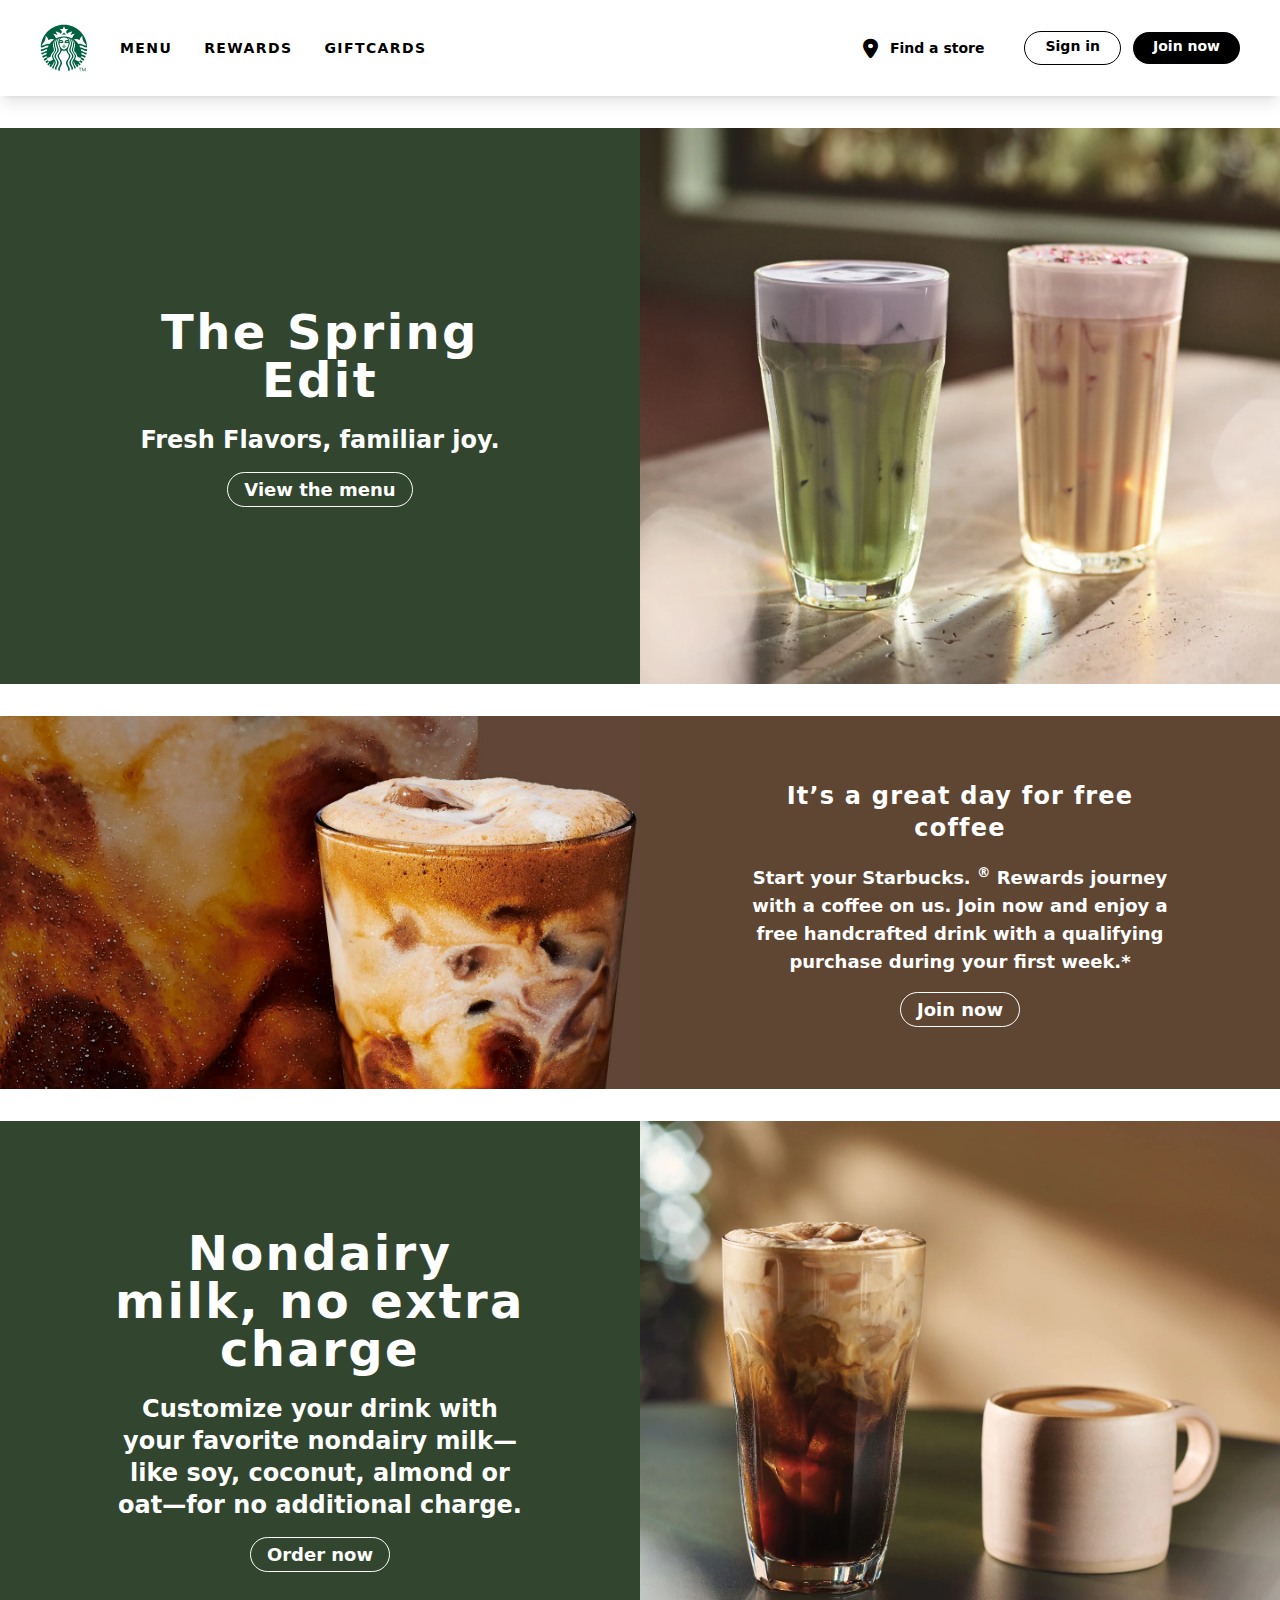
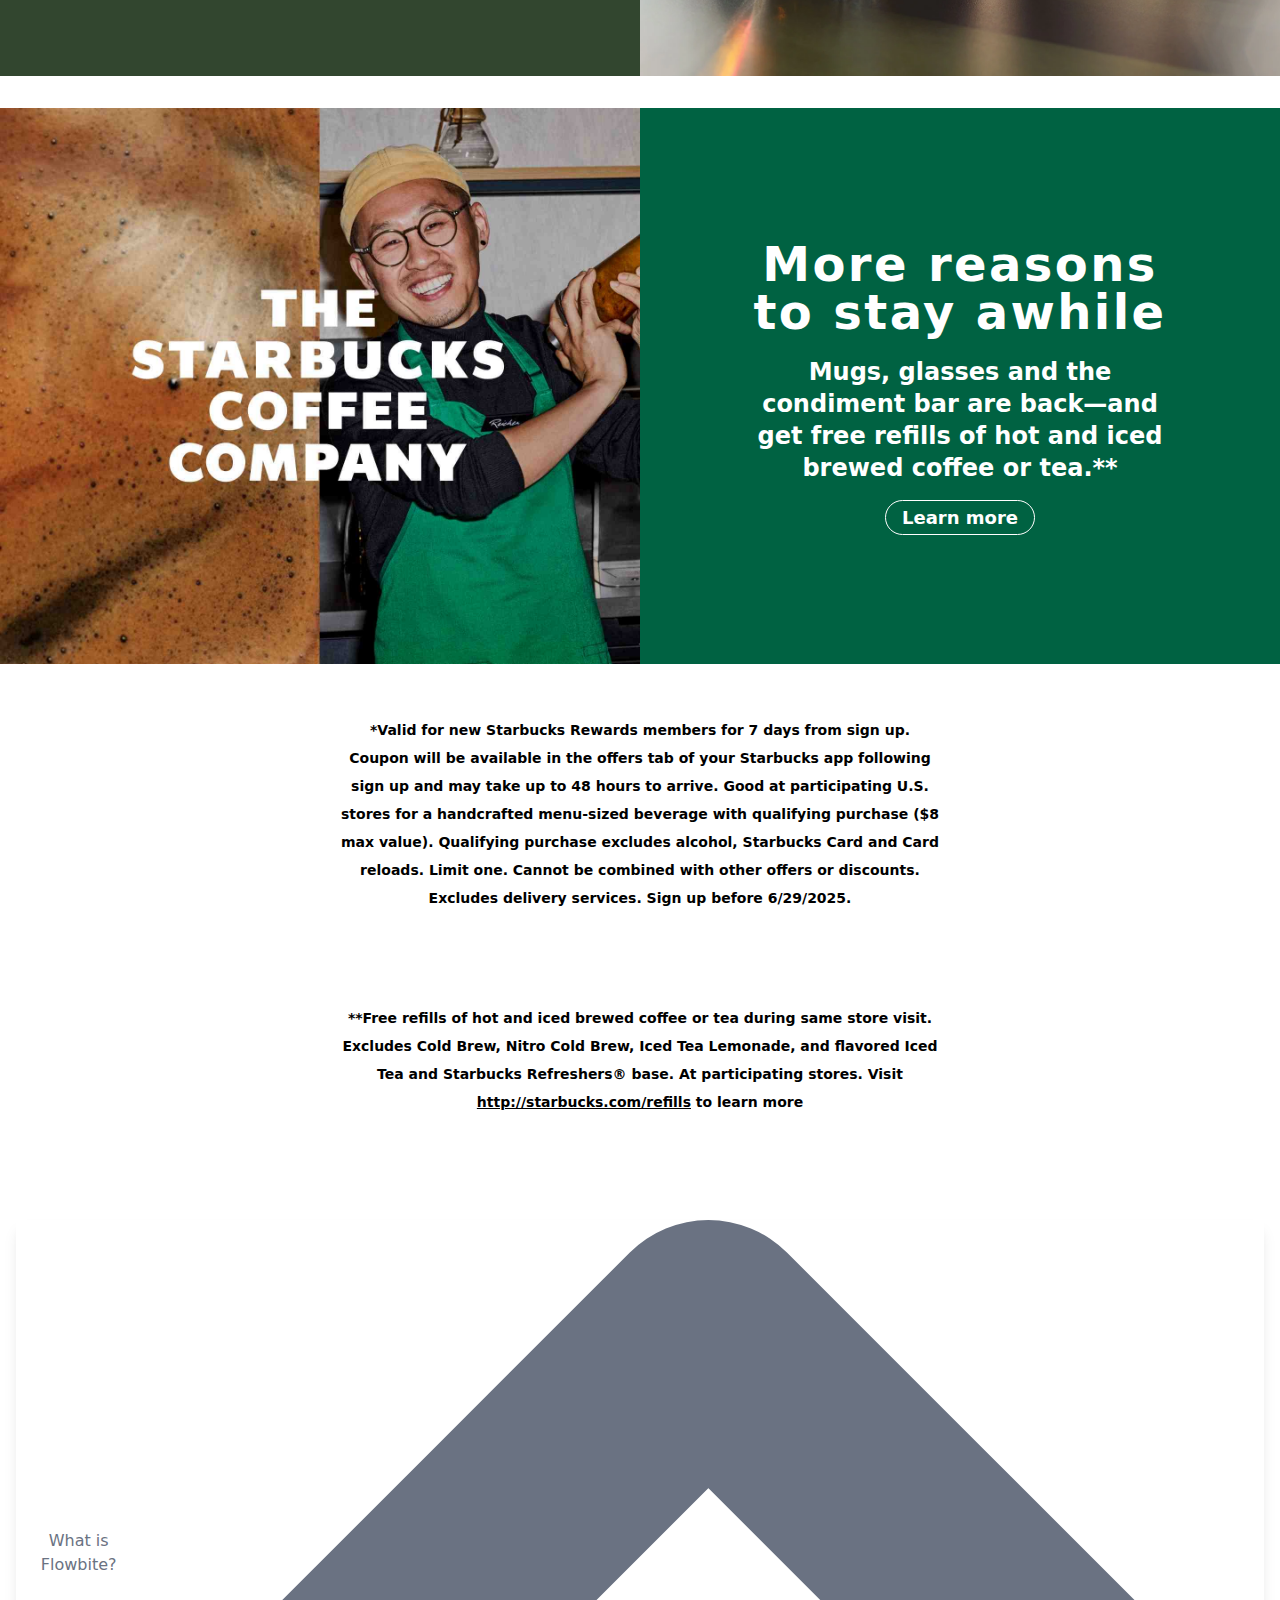
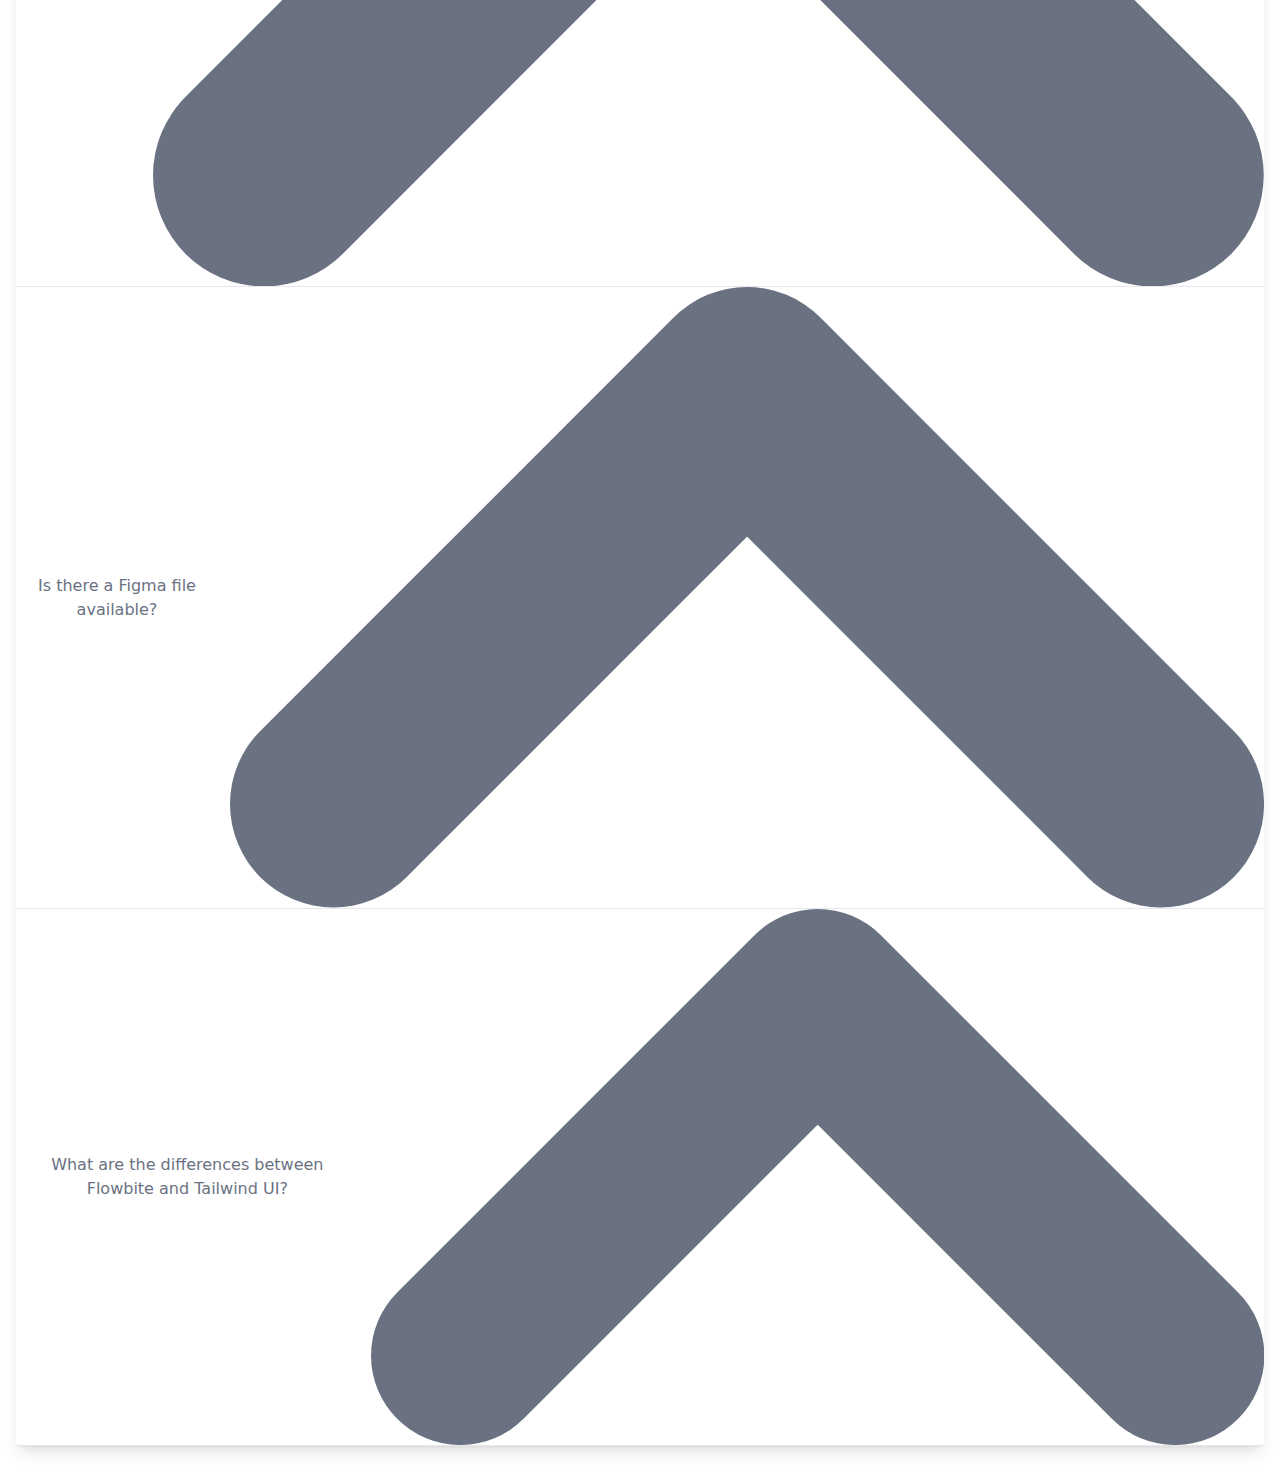
<file: index.htm>
<!-- npx @tailwindcss/cli -i input.css -o  output.css --watch -->
 <!DOCTYPE html>
 <html lang="en">
 <head>
    <meta charset="UTF-8">
    <meta name="viewport" content="width=device-width, initial-scale=1.0">
    <title>Starbucks</title>
    <link rel="stylesheet" href="output.css">
    <link rel="stylesheet" href="https://cdnjs.cloudflare.com/ajax/libs/font-awesome/6.7.2/css/all.min.css" integrity="sha512-Evv84Mr4kqVGRNSgIGL/F/aIDqQb7xQ2vcrdIwxfjThSH8CSR7PBEakCr51Ck+w+/U6swU2Im1vVX0SVk9ABhg==" crossorigin="anonymous" referrerpolicy="no-referrer" />
 </head>
 <body>
    <header >
        <nav class="shadow-lg bg-white flex items-center  justify-between p-4 sm:p-4 md:p-6 lg:px-10">
            <div class="flex items-center gap-8">
                <!-- logo -->
                <img class="w-10 sm:w-12 md:w-12 " src="img/starbucks.svg" alt="">
                <!-- left menu -->
                <ul class="hidden min-[787px]:flex items-center gap-8 font-bold text-sm tracking-widest ">
                    <li><a href="menu.htm" class="hover:text-[#006241]">MENU</a></li>
                    <li><a href="" class="hover:text-[#006241]">REWARDS</a></li>
                    <li><a href=""class="hover:text-[#006241]">GIFTCARDS</a></li>
                 </ul>
            </div>  
            <!-- right menu -->
            <div class="hidden min-[787px]:flex items-center gap-10 ">
                <div class="flex items-center gap-3">
                    <i class="fa-solid fa-location-dot fa-lg"></i>
                    <p  class="text-sm font-semibold">Find a store</p>
                </div>
                <div class="flex items-center gap-3">
                    <a class=" px-5 py-1 pb-2 rounded-full border text-sm font-semibold" href="">Sign in</a>
                    <a href="" class="px-5 py-1 pb-2 rounded-full text-white bg-black text-sm font-semibold">Join now</a>
                </div>
            </div>
            <!-- menu -->
            <div class="block min-[787px]:hidden"><i class=" fa-solid fa-bars fa-lg text-gray-500 mx-4"></i>
            </div>
        </nav>
    </header>
    <main>
        <div class="my-8 min-[787px]:flex bg-[#32462F]  w-full ">
            <div class="min-[787px]:order-2 min-[787px]:w-[50%]"><img src="img/main1.webp" alt=""></div>
            <div class="min-[787px]:order-1 min-[787px]:w-[50%]  text-white flex flex-col items-center justify-center p-5 text-center ">
                <div class="w-[70%] py-2">
                    <h1 class="mb-5 font-semibold text-3xl lg:text-5xl tracking-wider">The Spring Edit</h1>
                    <p class="mb-5 font-semibold text-lg lg:text-2xl">Fresh Flavors, familiar joy.</p>
                    <a class="mb-5 text-sm font-semibold lg:text-lg rounded-full border px-4 py-1.5" href="">View the menu</a>
                </div>
            </div>
        </div>
        <div class="mb-8 min-[787px]:flex  w-full bg-[#5F4633]">
            <div class="min-[787px]:order-1 min-[787px]:w-[50%] flex  justify-center"><img src="img/main2.jpg" alt=""></div>
            <div class="min-[787px]:order-2 min-[787px]:w-[50%]  text-white flex flex-col items-center justify-center p-5 text-center">
                <div class="w-[70%] py-2">
                    <h1 class="mb-5 font-semibold text-xl lg:text-2xl tracking-wider">It’s a great day for free coffee</h1>
                    <p class="mb-5 font-semibold text-base lg:text-lg">Start your Starbucks. <sup>®</sup> Rewards journey with a coffee on us. Join now and enjoy a free handcrafted drink with a qualifying purchase during your first week.*</p>
                    <a class="mb-5 text-sm font-semibold lg:text-lg rounded-full border px-4 py-1.5" href="">Join now</a>
                </div>
            </div>
        </div>
        <div class="mb-8 min-[787px]:flex bg-[#32462F] w-full ">
            <div class="min-[787px]:order-2 min-[787px]:w-[50%]"><img src="img/menu3.webp" alt=""></div>
            <div class="min-[787px]:order-1 min-[787px]:w-[50%]  text-white flex flex-col items-center justify-center p-5 text-center">
                <div class="w-[70%] py-2">
                    <h1 class="mb-5 font-semibold text-3xl lg:text-5xl tracking-wider">Nondairy milk, no extra charge</h1>
                    <p class="mb-5 font-semibold text-lg lg:text-2xl">Customize your drink with your favorite nondairy milk—like soy, coconut, almond or oat—for no additional charge.</p>
                    <a class="mb-5 text-sm font-semibold lg:text-lg rounded-full border px-4 py-1.5" href="">Order now</a>
                </div>
            </div>
        </div>
        <div class="mb-8 min-[787px]:flex  w-full bg-[#006242]">
            <div class="min-[787px]:order-1 min-[787px]:w-[50%] flex  justify-center"><img src="img/main4.jpg" alt=""></div>
            <div class="min-[787px]:order-2 min-[787px]:w-[50%]  text-white flex flex-col items-center justify-center p-5 text-center">
                <div class="w-[70%] py-2">
                    <h1 class="mb-5 font-semibold text-3xl lg:text-5xl tracking-wider">More reasons to stay awhile</h1>
                    <p class="mb-5 font-semibold text-lg lg:text-2xl">Mugs, glasses and the condiment bar are back—and get free refills of hot and iced brewed coffee or tea.**</p>
                    <a class="mb-5 text-sm font-semibold lg:text-lg rounded-full border px-4 py-1.5" href="">Learn more</a>
                </div>
            </div>
        </div>
        <div class="mb-8 w-full flex items-center justify-center">
            <div class="w-[85%] min-[787px]:w-[50%] p-5 text-center">
                <p class="mb-5 font-semibold text-sm leading-loose">*Valid for new Starbucks Rewards members for 7 days from sign up. Coupon will be available in the offers tab of your Starbucks app following sign up and may take up to 48 hours to arrive. Good at participating U.S. stores for a handcrafted menu-sized beverage with qualifying purchase ($8 max value). Qualifying purchase excludes alcohol, Starbucks Card and Card reloads. Limit one. Cannot be combined with other offers or discounts. Excludes delivery services. Sign up before 6/29/2025.</p>
            </div>
        </div>
        <div class="mb-8 w-full flex items-center justify-center">
            <div class="w-[85%] min-[787px]:w-[50%] p-5 text-center">
                <p class="mb-5 font-semibold text-sm leading-loose">**Free refills of hot and iced brewed coffee or tea during same store visit. Excludes Cold Brew, Nitro Cold Brew, Iced Tea Lemonade, and flavored Iced Tea and Starbucks Refreshers® base. At participating stores. Visit  <a href="" class="underline">http://starbucks.com/refills</a> to learn more</p>
            </div>
        </div>
    </main>
    <footer class="py-8">
        <nav class="px-4">
            <div class="shadow-lg">
                <div id="accordion-flush" data-accordion="collapse" data-active-classes="bg-white dark:bg-gray-900 text-gray-900 dark:text-white" data-inactive-classes="text-gray-500 dark:text-gray-400">
                    <h2 id="accordion-flush-heading-1">
                    <button type="button" class="flex items-center justify-between w-full py-5 font-medium rtl:text-right text-gray-500 border-b border-gray-200 dark:border-gray-700 dark:text-gray-400 gap-3" data-accordion-target="#accordion-flush-body-1" aria-expanded="true" aria-controls="accordion-flush-body-1">
                        <span>What is Flowbite?</span>
                        <svg data-accordion-icon class="w-3 h-3 rotate-180 shrink-0" aria-hidden="true" xmlns="http://www.w3.org/2000/svg" fill="none" viewBox="0 0 10 6">
                        <path stroke="currentColor" stroke-linecap="round" stroke-linejoin="round" stroke-width="2" d="M9 5 5 1 1 5"/>
                        </svg>
                    </button>
                    </h2>
                    <div id="accordion-flush-body-1" class="hidden" aria-labelledby="accordion-flush-heading-1">
                    <div class="py-5 border-b border-gray-200 dark:border-gray-700">
                        <p class="mb-2 text-gray-500 dark:text-gray-400">Flowbite is an open-source library of interactive components built on top of Tailwind CSS including buttons, dropdowns, modals, navbars, and more.</p>
                        <p class="text-gray-500 dark:text-gray-400">Check out this guide to learn how to <a href="/docs/getting-started/introduction/" class="text-blue-600 dark:text-blue-500 hover:underline">get started</a> and start developing websites even faster with components on top of Tailwind CSS.</p>
                    </div>
                    </div>
                    <h2 id="accordion-flush-heading-2">
                    <button type="button" class="flex items-center justify-between w-full py-5 font-medium rtl:text-right text-gray-500 border-b border-gray-200 dark:border-gray-700 dark:text-gray-400 gap-3" data-accordion-target="#accordion-flush-body-2" aria-expanded="false" aria-controls="accordion-flush-body-2">
                        <span>Is there a Figma file available?</span>
                        <svg data-accordion-icon class="w-3 h-3 rotate-180 shrink-0" aria-hidden="true" xmlns="http://www.w3.org/2000/svg" fill="none" viewBox="0 0 10 6">
                        <path stroke="currentColor" stroke-linecap="round" stroke-linejoin="round" stroke-width="2" d="M9 5 5 1 1 5"/>
                        </svg>
                    </button>
                    </h2>
                    <div id="accordion-flush-body-2" class="hidden" aria-labelledby="accordion-flush-heading-2">
                    <div class="py-5 border-b border-gray-200 dark:border-gray-700">
                        <p class="mb-2 text-gray-500 dark:text-gray-400">Flowbite is first conceptualized and designed using the Figma software so everything you see in the library has a design equivalent in our Figma file.</p>
                        <p class="text-gray-500 dark:text-gray-400">Check out the <a href="https://flowbite.com/figma/" class="text-blue-600 dark:text-blue-500 hover:underline">Figma design system</a> based on the utility classes from Tailwind CSS and components from Flowbite.</p>
                    </div>
                    </div>
                    <h2 id="accordion-flush-heading-3">
                    <button type="button" class="flex items-center justify-between w-full py-5 font-medium rtl:text-right text-gray-500 border-b border-gray-200 dark:border-gray-700 dark:text-gray-400 gap-3" data-accordion-target="#accordion-flush-body-3" aria-expanded="false" aria-controls="accordion-flush-body-3">
                        <span>What are the differences between Flowbite and Tailwind UI?</span>
                        <svg data-accordion-icon class="w-3 h-3 rotate-180 shrink-0" aria-hidden="true" xmlns="http://www.w3.org/2000/svg" fill="none" viewBox="0 0 10 6">
                        <path stroke="currentColor" stroke-linecap="round" stroke-linejoin="round" stroke-width="2" d="M9 5 5 1 1 5"/>
                        </svg>
                    </button>
                    </h2>
                    <div id="accordion-flush-body-3" class="hidden" aria-labelledby="accordion-flush-heading-3">
                    <div class="py-5 border-b border-gray-200 dark:border-gray-700">
                        <p class="mb-2 text-gray-500 dark:text-gray-400">The main difference is that the core components from Flowbite are open source under the MIT license, whereas Tailwind UI is a paid product. Another difference is that Flowbite relies on smaller and standalone components, whereas Tailwind UI offers sections of pages.</p>
                        <p class="mb-2 text-gray-500 dark:text-gray-400">However, we actually recommend using both Flowbite, Flowbite Pro, and even Tailwind UI as there is no technical reason stopping you from using the best of two worlds.</p>
                        <p class="mb-2 text-gray-500 dark:text-gray-400">Learn more about these technologies:</p>
                        <ul class="ps-5 text-gray-500 list-disc dark:text-gray-400">
                        <li><a href="https://flowbite.com/pro/" class="text-blue-600 dark:text-blue-500 hover:underline">Flowbite Pro</a></li>
                        <li><a href="https://tailwindui.com/" rel="nofollow" class="text-blue-600 dark:text-blue-500 hover:underline">Tailwind UI</a></li>
                        </ul>
                    </div>
                    </div>
                </div>
  
            </div>
        </nav>
    </footer>
 </body>
 </html>
</file>
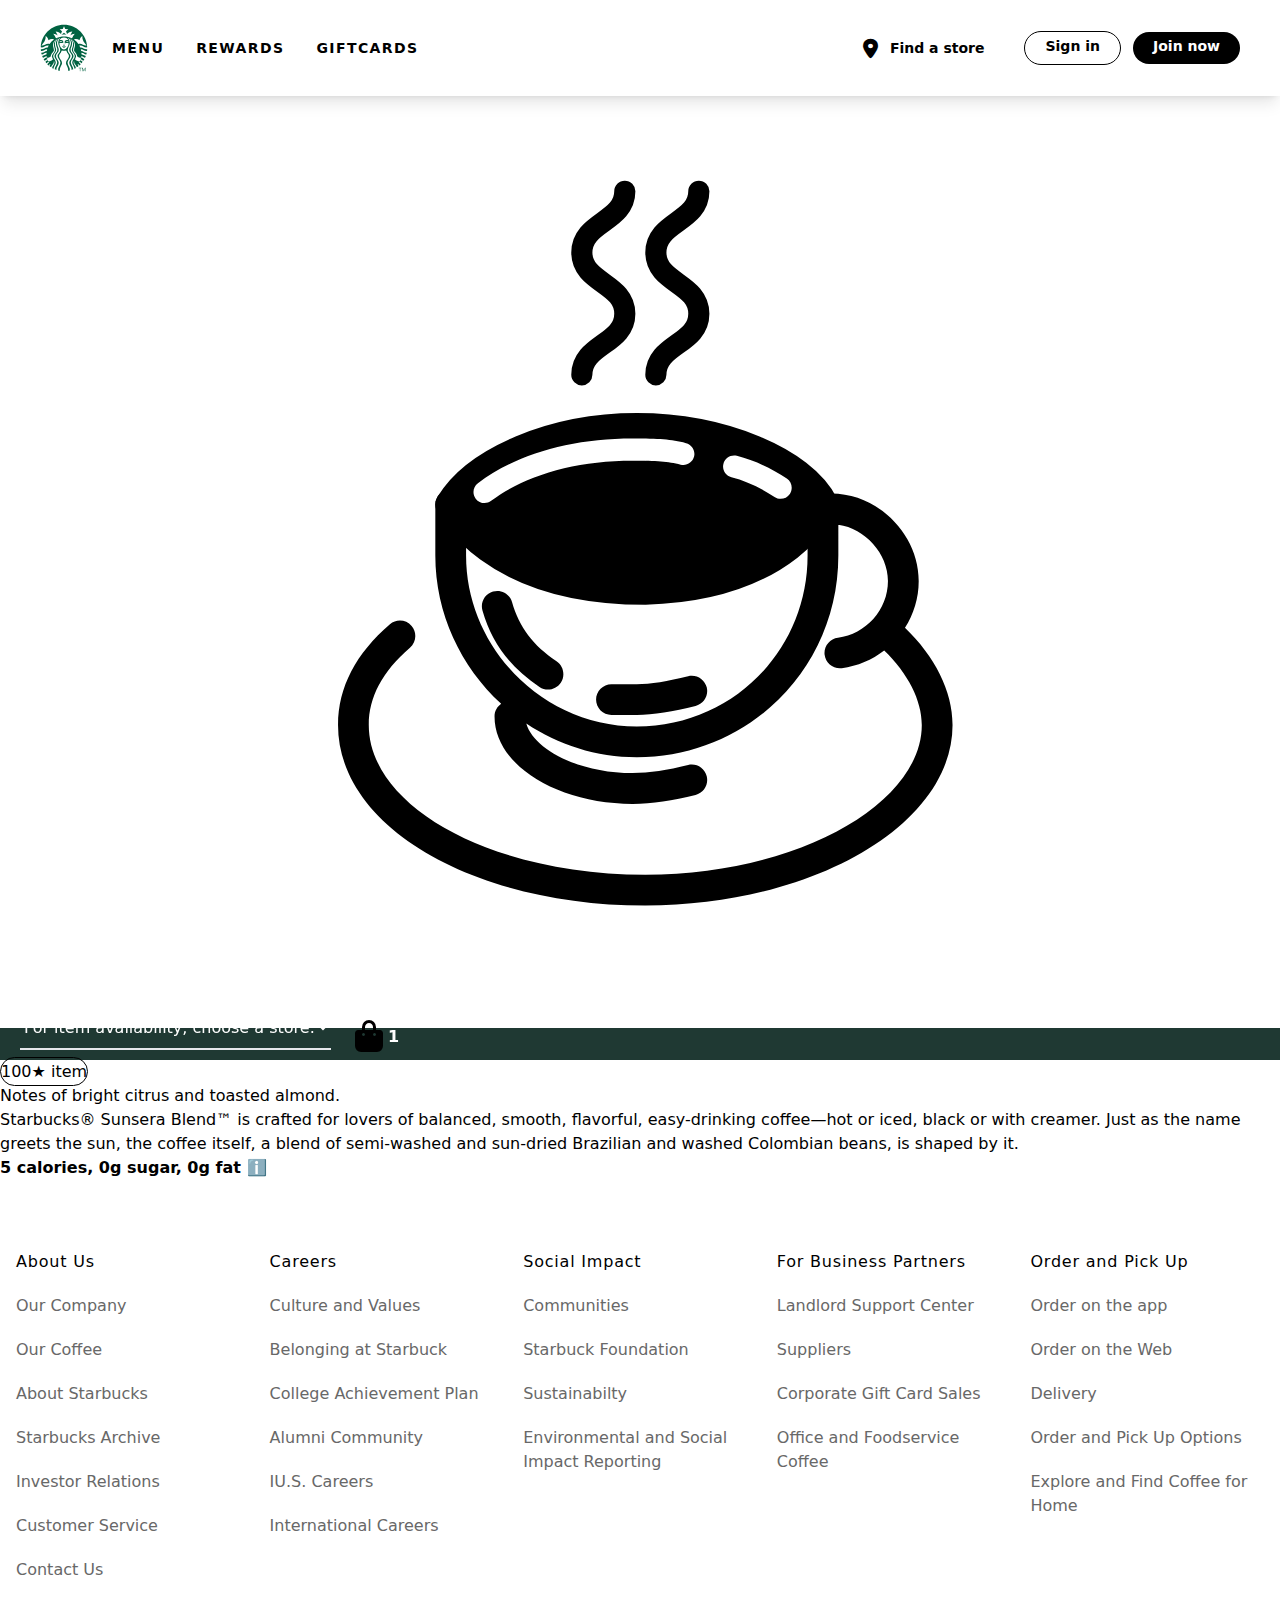
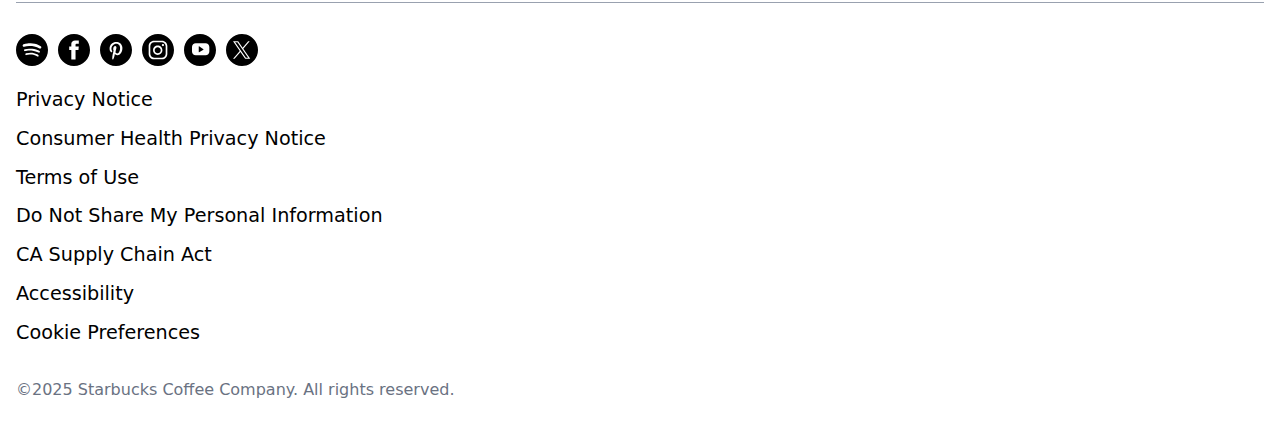
<file: details.htm>
<!DOCTYPE html>
<html lang="en">
<head>
    <meta charset="UTF-8">
    <meta name="viewport" content="width=device-width, initial-scale=1.0">
    <title>Product Details</title>
    <link rel="stylesheet" href="output.css">
    <link rel="stylesheet" href="https://cdnjs.cloudflare.com/ajax/libs/font-awesome/6.7.2/css/all.min.css" integrity="sha512-Evv84Mr4kqVGRNSgIGL/F/aIDqQb7xQ2vcrdIwxfjThSH8CSR7PBEakCr51Ck+w+/U6swU2Im1vVX0SVk9ABhg==" crossorigin="anonymous" referrerpolicy="no-referrer" />     
</head>
<body>
    <header >
        <nav id="desktopMenu" class="shadow-lg bg-white flex items-center  justify-between p-4 sm:p-4 md:p-6 lg:px-10">
            <div class="flex items-center gap-6">
                <!-- logo -->
                <img class="w-10 sm:w-12 md:w-12 " src="img/starbucks.svg" alt="">
                <!-- left menu -->
                <ul class="hidden min-[787px]:flex items-center gap-8 font-bold text-sm tracking-widest ">
                    <li><a href="menu.htm" class="hover:text-[#006241]">MENU</a></li>
                    <li><a href="" class="hover:text-[#006241]">REWARDS</a></li>
                    <li><a href=""class="hover:text-[#006241]">GIFTCARDS</a></li>
                 </ul>
            </div>  
            <!-- right menu -->
            <div class="hidden min-[787px]:flex items-center gap-10 ">
                <div class="flex items-center gap-3">
                    <i class="fa-solid fa-location-dot fa-lg"></i>
                    <p  class="text-sm font-semibold">Find a store</p>
                </div>
                <div class="flex items-center gap-3">
                    <a class=" px-5 py-1 pb-2 rounded-full border text-sm font-semibold" href="">Sign in</a>
                    <a href="" class="px-5 py-1 pb-2 rounded-full text-white bg-black text-sm font-semibold">Join now</a>
                </div>
            </div>
            <!-- menu -->
            <div   class="block min-[787px]:hidden">
                <div onclick="showMenu()" id="menuBtn"><i  class=" fa-solid fa-bars fa-lg text-gray-500 mx-4"></i></div>
                <button onclick="closeMenu()" id="xBtn" class="hidden text-2xl font-bold text-gray-700">&times;</button>
            </div>
        </nav>
        <!-- Mobile Menu -->
            <div id="mobileMenu" class="fixed top-[64px] right-0 w-1/2 h-full bg-white z-40 transform translate-x-full transition-transform duration-300 ease-in-out shadow-lg min-[787px]:hidden">
                <ul class="flex flex-col gap-6 p-6 text-base font-semibold">
                <li><a href="menu.htm" class="hover:text-[#006241]">Menu</a></li>
                <li><a href="" class="hover:text-[#006241]">Rewards</a></li>
                <li><a href="" class="hover:text-[#006241]">Gift Cards</a></li>
                </ul>
                <div class="flex flex-col items-start gap-4 p-6">
                    <a href="" class="px-5 py-2 border rounded-full text-sm font-semibold w-full text-center">Sign in</a>
                    <a href="" class="px-5 py-2 bg-black text-white rounded-full text-sm font-semibold w-full text-center">Join now</a>
                    <div class="flex items-center gap-2 mt-4">
                        <i class="fa-solid fa-location-dot text-gray-700"></i>
                        <p class="text-sm font-semibold">Find a store</p>
                    </div>
                </div>
            </div>
    </header>
    <main>
        <!-- loader -->
        <div id="loader" class="flex justify-center  h-screen">
            <img src="img/loading[1].svg" alt="Loading" class="w-15 h-15">
        </div> 
        <div id="showCards">
             <!-- fixed basket -->
        <div class="bg-[#1e3932] flex items-center justify-around gap-6 p-5 fixed z-100 bottom-0 w-full">
            <div class="text-white">
                <select name="" id=""><option value="">For item availability, choose a store.</option></select>
                <hr class="border-b my-2 border-gray-200"/>
            </div>
            <div  onclick="openModal()" class="text-[#00A862] relative">
                <i class="fa-solid fa-bag-shopping fa-2xl"></i>
                <span id="totalCount" class="text-white absolute right-2.75 top-1 text-base font-semibold">1</span>
            </div>
        </div>
        <!-- modal -->
        <div id="modal">
            <div id="backdrop" class="fixed inset-0 bg-black/40 backdrop-blur-sm z-40 hidden" onclick="closeModal()"></div>
            <!-- you can write onclick to backgorund to close modal or in js with windows code -->
            
            <div id="shoppingModal" class="fixed left-1/2 -translate-x-1/2 w-full max-w-md bg-white rounded-t-2xl p-6 shadow-xl z-50 hidden">
                <div class="flex justify-between items-center mb-4">
                <h2 class="text-lg font-bold text-gray-800">Shopping Cart</h2>
                <button onclick="closeModal()" class="text-gray-500 hover:text-red-500 text-2xl">&times;</button>
                </div>
                <div class="space-y-4 max-h-60 overflow-y-auto">
                <div class="flex justify-between items-center border-b pb-2">
                    <div>
                    <p id="coffeeName" class="font-medium text-gray-800">Cold Brew Coffee</p>
                    <p class="text-sm text-gray-500"> Count: <span id="count"></span></p>
                    </div>
                </div>
                </div>
                <button onclick="closeModal()" class="w-full mt-6 bg-green-700 hover:bg-green-800 text-white py-2 px-4 rounded-lg font-semibold">
                Checkout
                </button>
            </div>
        </div>

        <!-- add to order -->
         <button onclick="addProduct()" class="bg-[#00754A] px-4 py-3 rounded-full shadow-2xl text-white text-bold text-xl fixed bottom-30 right-10">
           Add to Order
         </button>

        <div class="bg-white">
            <div class="w-[85%] mx-auto p-4">
                <!-- Content area for product details -->
            </div>
        </div>
        <div class="bg-[#1F3933] p-4">
            <div id="details" class="bg-[#1F3933] w-full">
                <!-- Product details will be inserted here -->
            </div>
        </div>
        <div class="mt-9 p-10 bg-[#1e3932] flex justify-center  text-white/70">
            <div class="w-[80%] min-[768px]:w-[60%]">
                <span class="inline-block border border-yellow-500 text-yellow-400  px-3 py-1 rounded-full font-medium">
                    100★ item
                  </span>
                  <p class=" py-4">Notes of bright citrus and toasted almond.</p>
                  <p >
                    Starbucks® Sunsera Blend™ is crafted for lovers of balanced, smooth, flavorful, easy-drinking coffee—hot or iced, black or with creamer. Just as the name greets the sun, the coffee itself, a blend of semi-washed and sun-dried Brazilian and washed Colombian beans, is shaped by it.
                  </p>
                  <p class="font-semibold py-4">
                    <span>5 calories, 0g sugar, 0g fat</span>
                    <span class="ml-1 inline-block align-middle text-xs cursor-help" title="Based on standard recipe.">ℹ️</span>
                  </p>
                  <button class="mt-2 border border-white text-white font-semibold px-4 py-1.5 rounded-full hover:bg-white hover:text-[#1e3932] transition">
                    Full nutrition & ingredients list
                  </button>
            </div>
            <div class="min-[768px]:w-[40%]"></div>
               
        </div>
        </div>
       
    </main>
    <footer class="py-8">
        <nav class="px-4">
                    <div id="desktopFooter" class=" gap-5 hidden min-[1028px]:grid min-[1028px]:grid-cols-5 ">
                        <ul>
                            <li class="text-black tracking-wider pb-5">About Us</li>
                            <li class="text-[#686868] pb-5 hover:text-black">Our Company</li>
                            <li class="text-[#686868] pb-5 hover:text-black">Our Coffee</li>
                            <li class="text-[#686868] pb-5 hover:text-black">About Starbucks</li>
                            <li class="text-[#686868] pb-5 hover:text-black">Starbucks Archive</li>
                            <li class="text-[#686868] pb-5 hover:text-black">Investor Relations</li>
                            <li class="text-[#686868] pb-5 hover:text-black">Customer Service</li>
                            <li class="text-[#686868] pb-5 hover:text-black">Contact Us</li>
                        </ul>
                        <ul>
                            <li class="text-black tracking-wider pb-5">Careers</li>
                            <li class="text-[#686868] pb-5 hover:text-black">Culture and Values</li>
                            <li class="text-[#686868] pb-5 hover:text-black">Belonging at Starbuck</li>
                            <li class="text-[#686868] pb-5 hover:text-black">College Achievement Plan</li>
                            <li class="text-[#686868] pb-5 hover:text-black">Alumni Community</li>
                            <li class="text-[#686868] pb-5 hover:text-black">IU.S. Careers</li>
                            <li class="text-[#686868] pb-5 hover:text-black">International Careers</li>
                        </ul>
                        <ul>
                            <li class="text-black tracking-wider pb-5">Social Impact</li>
                            <li class="text-[#686868] pb-5 hover:text-black">Communities</li>
                            <li class="text-[#686868] pb-5 hover:text-black">Starbuck Foundation</li>
                            <li class="text-[#686868] pb-5 hover:text-black">Sustainabilty</li>
                            <li class="text-[#686868] pb-5 hover:text-black">Environmental and Social Impact Reporting</li>
                        </ul>
                        <ul>
                            <li class="text-black tracking-wider pb-5">For Business Partners</li>
                            <li class="text-[#686868] pb-5 hover:text-black">Landlord Support Center</li>
                            <li class="text-[#686868] pb-5 hover:text-black">Suppliers</li>
                            <li class="text-[#686868] pb-5 hover:text-black">Corporate Gift Card Sales</li>
                            <li class="text-[#686868] pb-5 hover:text-black">Office and Foodservice Coffee</li>
                        </ul>
                        <ul>
                            <li class="text-black tracking-wider pb-5">Order and Pick Up</li>
                            <li class="text-[#686868] pb-5 hover:text-black">Order on the app</li>
                            <li class="text-[#686868] pb-5 hover:text-black">Order on the Web</li>
                            <li class="text-[#686868] pb-5 hover:text-black">Delivery</li>
                            <li class="text-[#686868] pb-5 hover:text-black">Order and Pick Up Options</li>
                            <li class="text-[#686868] pb-5 hover:text-black">Explore and Find Coffee for Home</li>
                        </ul>
                    </div>
                    <div id="mobileHeader" class="block min-[1024px]:hidden">
                        <ul class="w-full">
                            <li id="li1" onclick="openAccordion('acc1', 'li1', 'icon1')" class="flex justify-between tracking-wider pb-10"><span>About Us</span><svg id="icon1" aria-hidden="true" class="valign-middle sb-caret-expander__icon ml2" focusable="false" preserveAspectRatio="xMidYMid meet" style="width:32px;height:32px;overflow:visible;fill:currentColor" viewBox="0 0 24 24"><path d="M5.42384 10.5199C5.15866 10.8381 5.20166 11.311 5.51987 11.5762L11.1998 16.3094C11.6633 16.6957 12.3367 16.6957 12.8002 16.3094L18.4801 11.5762C18.7983 11.311 18.8413 10.8381 18.5762 10.5199C18.311 10.2017 17.8381 10.1587 17.5199 10.4239L12 15.0237L6.48014 10.4239C6.16193 10.1587 5.68901 10.2017 5.42384 10.5199Z"></path></svg></li>
                            <ul id="acc1" class="overflow-hidden max-h-0 transition-all duration-500 ease-in-out">
                                <li class="text-[#686868] pb-5 hover:text-black">Our Company</li>
                                <li class="text-[#686868] pb-5 hover:text-black">Our Coffee</li>
                                <li class="text-[#686868] pb-5 hover:text-black">About Starbucks</li>
                                <li class="text-[#686868] pb-5 hover:text-black">Starbucks Archive</li>
                                <li class="text-[#686868] pb-5 hover:text-black">Investor Relations</li>
                                <li class="text-[#686868] pb-5 hover:text-black">Customer Service</li>
                                <li class="text-[#686868] pb-5 hover:text-black">Contact Us</li>
                            </ul>
                            <li id="li2" onclick="openAccordion('acc2', 'li2', 'icon2')" class="flex justify-between tracking-wider pb-10"><span>Careers</span><svg id="icon2" aria-hidden="true" class="valign-middle sb-caret-expander__icon ml2" focusable="false" preserveAspectRatio="xMidYMid meet" style="width:32px;height:32px;overflow:visible;fill:currentColor" viewBox="0 0 24 24"><path d="M5.42384 10.5199C5.15866 10.8381 5.20166 11.311 5.51987 11.5762L11.1998 16.3094C11.6633 16.6957 12.3367 16.6957 12.8002 16.3094L18.4801 11.5762C18.7983 11.311 18.8413 10.8381 18.5762 10.5199C18.311 10.2017 17.8381 10.1587 17.5199 10.4239L12 15.0237L6.48014 10.4239C6.16193 10.1587 5.68901 10.2017 5.42384 10.5199Z"></path></svg></li>
                            <ul id="acc2" class="overflow-hidden max-h-0 transition-all duration-500 ease-in-out">
                                <li class="text-[#686868] pb-5 hover:text-black">Culture and Values</li>
                                <li class="text-[#686868] pb-5 hover:text-black">Belonging at Starbuck</li>
                                <li class="text-[#686868] pb-5 hover:text-black">College Achievement Plan</li>
                                <li class="text-[#686868] pb-5 hover:text-black">Alumni Community</li>
                                <li class="text-[#686868] pb-5 hover:text-black">IU.S. Careers</li>
                                <li class="text-[#686868] pb-5 hover:text-black">International Careers</li>
                            </ul>
                            <li id="li3" onclick="openAccordion('acc3', 'li3', 'icon3')" class="flex justify-between tracking-wider pb-10"><span>Social Impact</span><svg id="icon3" aria-hidden="true" class="valign-middle sb-caret-expander__icon ml2" focusable="false" preserveAspectRatio="xMidYMid meet" style="width:32px;height:32px;overflow:visible;fill:currentColor" viewBox="0 0 24 24"><path d="M5.42384 10.5199C5.15866 10.8381 5.20166 11.311 5.51987 11.5762L11.1998 16.3094C11.6633 16.6957 12.3367 16.6957 12.8002 16.3094L18.4801 11.5762C18.7983 11.311 18.8413 10.8381 18.5762 10.5199C18.311 10.2017 17.8381 10.1587 17.5199 10.4239L12 15.0237L6.48014 10.4239C6.16193 10.1587 5.68901 10.2017 5.42384 10.5199Z"></path></svg></li>
                            <ul id="acc3" class="overflow-hidden max-h-0 transition-all duration-500 ease-in-out">
                                <li class="text-[#686868] pb-5 hover:text-black">Communities</li>
                                <li class="text-[#686868] pb-5 hover:text-black">Starbuck Foundation</li>
                                <li class="text-[#686868] pb-5 hover:text-black">Sustainabilty</li>
                                <li class="text-[#686868] pb-5 hover:text-black">Environmental and Social Impact Reporting</li>
                            </ul>
                            <li id="li4" onclick="openAccordion('acc4', 'li4', 'icon4')" class="flex justify-between tracking-wider pb-10"><span>For Business Partners</span><svg id="icon4" aria-hidden="true" class="valign-middle sb-caret-expander__icon ml2" focusable="false" preserveAspectRatio="xMidYMid meet" style="width:32px;height:32px;overflow:visible;fill:currentColor" viewBox="0 0 24 24"><path d="M5.42384 10.5199C5.15866 10.8381 5.20166 11.311 5.51987 11.5762L11.1998 16.3094C11.6633 16.6957 12.3367 16.6957 12.8002 16.3094L18.4801 11.5762C18.7983 11.311 18.8413 10.8381 18.5762 10.5199C18.311 10.2017 17.8381 10.1587 17.5199 10.4239L12 15.0237L6.48014 10.4239C6.16193 10.1587 5.68901 10.2017 5.42384 10.5199Z"></path></svg></li>
                            <ul id="acc4" class="overflow-hidden max-h-0 transition-all duration-500 ease-in-out">
                                <li class="text-[#686868] pb-5 hover:text-black">Landlord Support Center</li>
                                <li class="text-[#686868] pb-5 hover:text-black">Suppliers</li>
                                <li class="text-[#686868] pb-5 hover:text-black">Corporate Gift Card Sales</li>
                                <li class="text-[#686868] pb-5 hover:text-black">Office and Foodservice Coffee</li>
                            </ul>
                            <li id="li5" onclick="openAccordion('acc5', 'li5', 'icon5')" class="flex justify-between tracking-wider pb-10"><span>Order and Pick Up</span><svg id="icon5" aria-hidden="true" class="valign-middle sb-caret-expander__icon ml2" focusable="false" preserveAspectRatio="xMidYMid meet" style="width:32px;height:32px;overflow:visible;fill:currentColor" viewBox="0 0 24 24"><path d="M5.42384 10.5199C5.15866 10.8381 5.20166 11.311 5.51987 11.5762L11.1998 16.3094C11.6633 16.6957 12.3367 16.6957 12.8002 16.3094L18.4801 11.5762C18.7983 11.311 18.8413 10.8381 18.5762 10.5199C18.311 10.2017 17.8381 10.1587 17.5199 10.4239L12 15.0237L6.48014 10.4239C6.16193 10.1587 5.68901 10.2017 5.42384 10.5199Z"></path></svg></li>
                            <ul id="acc5" class="overflow-hidden max-h-0 transition-all duration-500 ease-in-out">
                                <li class="text-black tracking-wider pb-5">Order and Pick Up</li>
                                <li class="text-[#686868] pb-5 hover:text-black">Order on the app</li>
                                <li class="text-[#686868] pb-5 hover:text-black">Order on the Web</li>
                                <li class="text-[#686868] pb-5 hover:text-black">Delivery</li>
                                <li class="text-[#686868] pb-5 hover:text-black">Order and Pick Up Options</li>
                                <li class="text-[#686868] pb-5 hover:text-black">Explore and Find Coffee for Home</li>
                            </ul>
                        </ul>
                    </div>
                    <hr class="w-full h-[2px] text-gray-400 mb-[30px]">
                    <div>
                        <ul class="flex gap-2.5">
                            <li><a href=""><svg aria-hidden="true" class="valign-middle absoluteCenter" focusable="false" preserveAspectRatio="xMidYMid meet" style="width:32px;height:32px;overflow:visible;fill:currentColor" viewBox="0 0 24 24"><path d="M12,0 C18.6274131,0 24,5.37261901 24,12.0000716 C24,18.627381 18.6274131,24 12,24 C5.37258694,24 0,18.627381 0,12.0000716 C0,5.37261901 5.37258694,0 12,0 Z M11.0669976,14 C9.95068692,14.0009568 8.6027256,14.1878544 7.49869423,14.4956294 C7.1391459,14.5957759 6.94143571,14.9349663 7.01538732,15.323911 C7.08630361,15.6969088 7.39839046,15.9206437 7.74883281,15.8300653 C8.54008748,15.6259451 9.33810265,15.4781174 10.1468794,15.4098647 C11.1130794,15.3282166 12.0741744,15.3684028 13.0286469,15.5672606 C14.1176396,15.7941848 15.1397171,16.2280998 16.0883949,16.8908526 C16.3912378,17.1024678 16.747061,16.996421 16.9174532,16.6588253 C17.0846722,16.3276084 16.9922326,15.9219194 16.6909074,15.7184371 C16.4242125,15.5382372 16.1546202,15.3615456 15.8770258,15.205585 C14.3588102,14.3530642 12.7453957,14.0017542 11.0669976,14 Z M10.1375115,11.0003442 L9.77055252,11.0048078 C8.68426674,11.0479717 7.61755495,11.2034929 6.57584646,11.49243 C6.14064634,11.6131584 5.91075895,11.9889467 6.03234638,12.3691822 C6.15507681,12.7528185 6.57698947,12.9458793 7.02147652,12.8358765 C7.38895345,12.7448397 7.75828776,12.6556341 8.1321941,12.5915421 C9.5848138,12.3422374 11.0434343,12.3367438 12.5037693,12.5345134 C14.0365424,12.7419621 15.4914481,13.1568596 16.8266238,13.8930018 C17.2083883,14.103459 17.6680202,13.9939794 17.8937642,13.6477519 C18.1073637,13.320098 17.9912056,12.8938209 17.614156,12.6938277 C17.2519655,12.5018134 16.8857744,12.313069 16.5065817,12.1523159 C14.6039028,11.3459341 12.5917809,11.001407 10.504792,11.0032382 C10.2600455,11.0032382 10.0148704,10.9949978 9.77055252,11.0048078 Z M11.0635356,7.01538228 C10.2184059,6.97905829 9.3745573,7.0079312 8.53227456,7.09284241 C7.5586031,7.1912587 6.59774312,7.36511712 5.66051317,7.67557859 C5.1689799,7.83857086 4.89609567,8.38560397 5.0370218,8.90997339 C5.18164902,9.44769266 5.68015742,9.75008213 6.17923521,9.59003924 C7.37155569,9.20770594 8.59405429,9.0489049 9.83078786,9.00947629 C11.1386962,8.96771922 12.4379213,9.07187905 13.7249043,9.33685791 C15.0971547,9.61953308 16.4163087,10.0659767 17.6311204,10.8388705 C17.7602315,10.9209876 17.918809,10.947532 18.0638633,11 C18.0668526,10.9917728 18.0701267,10.9835455 18.0732584,10.9753183 C18.1337569,10.9681777 18.195252,10.9664702 18.2544694,10.9528099 C18.6473544,10.8626208 18.9228009,10.5436216 18.9889935,10.1064919 C19.0467875,9.72508998 18.8742597,9.30969253 18.5354676,9.11099719 C18.0779559,8.84244802 17.6178819,8.57219131 17.1390177,8.35455782 C15.1965147,7.47176064 13.154794,7.1054161 11.0635356,7.01538228 Z"></path><circle class="sb-icon-hover" cx="50%" cy="50%" fill="transparent" r="75%"></circle></svg></a></li>
                            <li><a href=""><svg aria-hidden="true" class="valign-middle absoluteCenter" focusable="false" preserveAspectRatio="xMidYMid meet" style="width:32px;height:32px;overflow:visible;fill:currentColor" viewBox="0 0 24 24"><path d="M11.9997802,0 C18.6169827,0 24,5.38345699 24,12.0002198 C24,18.6169827 18.6169827,24 11.9997802,24 C5.38301731,24 0,18.6169827 0,12.0002198 C0,5.38345699 5.38301731,0 11.9997802,0 Z M15.4043684,4.8 L12.7777895,4.8 C11.2364211,4.8 9.98636842,5.96104896 9.98636842,7.39365487 L9.98636842,9.44903723 L8.59515789,9.44903723 C8.48763158,9.44903723 8.4,9.53002017 8.4,9.6303686 L8.4,11.7623327 C8.4,11.862241 8.48763158,11.9432239 8.59515789,11.9432239 L9.98636842,11.9432239 L9.98636842,19.0186686 C9.98636842,19.1190171 10.074,19.2 10.1815263,19.2 L12.9639474,19.2 C13.0719474,19.2 13.1591053,19.1190171 13.1591053,19.0186686 L13.1591053,11.9432239 L15.1765263,11.9432239 C15.2778947,11.9432239 15.3626842,11.8714836 15.3707368,11.7772969 L15.5649474,9.64533284 C15.5748947,9.53970292 15.4844211,9.44903723 15.3702632,9.44903723 L13.1591053,9.44903723 L13.1591053,7.93632863 C13.1591053,7.58202824 13.4688947,7.29462681 13.8502105,7.29462681 L15.4043684,7.29462681 C15.5123684,7.29462681 15.6,7.21320374 15.6,7.11329543 L15.6,4.98133138 C15.6,4.88142307 15.5123684,4.8 15.4043684,4.8 Z"></path><circle class="sb-icon-hover" cx="50%" cy="50%" fill="transparent" r="75%"></circle></svg></a></li>
                            <li><a href=""><svg aria-hidden="true" class="valign-middle absoluteCenter" focusable="false" preserveAspectRatio="xMidYMid meet" style="width:32px;height:32px;overflow:visible;fill:currentColor" viewBox="0 0 24 24"><path d="M11.9997802,0 C18.6169827,0 24,5.38345699 24,12.0002198 C24,18.6169827 18.6169827,24 11.9997802,24 C5.38301731,24 0,18.6169827 0,12.0002198 C0,5.38345699 5.38301731,0 11.9997802,0 Z M16.7437635,9.80095875 C16.4076853,7.09999459 13.974973,5.72453915 11.3823151,6.04599103 C9.33308638,6.29999351 7.2896388,8.13734924 7.20446304,10.7614723 C7.15898457,12.1352202 7.45420918,13.2152643 8.40655904,13.7079011 C8.73839766,13.8799397 9.11455851,13.647282 9.1538704,13.2438663 C9.21707776,12.5937053 8.71874171,12.2918906 8.62315986,11.6344724 C8.11827183,8.17406221 12.2275208,5.81162572 14.3781126,8.22870476 C15.8661833,9.90298663 14.8864693,15.0504856 12.4865168,14.5160131 C10.1875419,14.0041661 13.6123015,9.9059749 11.7765903,9.10213176 C10.2854362,8.44855564 9.49303183,11.1017076 10.2002605,12.420386 C9.82795373,14.4553941 9.06985087,16.3845322 9.18046374,18.814845 C9.19780722,19.1905125 9.62831098,19.3377913 9.8410577,19.0449414 C10.5737235,18.0396038 10.8832083,16.5651088 11.1456729,15.0398132 C11.7349659,15.4359717 12.0506173,15.8487791 12.8017828,15.9128133 C15.5732712,16.14974 17.121466,12.8489885 16.7437635,9.80095875 Z"></path><circle class="sb-icon-hover" cx="50%" cy="50%" fill="transparent" r="75%"></circle></svg></a></li>
                            <li><a href=""><svg aria-hidden="true" class="valign-middle absoluteCenter" focusable="false" preserveAspectRatio="xMidYMid meet" style="width:32px;height:32px;overflow:visible;fill:currentColor" viewBox="0 0 24 24"><path d="M11.9997802,0 C18.6169827,0 24,5.38345699 24,12.0002198 C24,18.6169827 18.6169827,24 11.9997802,24 C5.38301731,24 0,18.6169827 0,12.0002198 C0,5.38345699 5.38301731,0 11.9997802,0 Z M15,5 L9,5 C6.790861,5 5,6.790861 5,9 L5,9 L5,15 C5,17.209139 6.790861,19 9,19 L9,19 L15,19 C17.209139,19 19,17.209139 19,15 L19,15 L19,9 C19,6.790861 17.209139,5 15,5 L15,5 Z M14.7647059,6.23529412 C16.4215601,6.23529412 17.7647059,7.57843987 17.7647059,9.23529412 L17.7647059,9.23529412 L17.7647059,14.7647059 L17.7596132,14.9409787 C17.6683668,16.5157859 16.3623868,17.7647059 14.7647059,17.7647059 L14.7647059,17.7647059 L9.23529412,17.7647059 L9.05902133,17.7596132 C7.48421408,17.6683668 6.23529412,16.3623868 6.23529412,14.7647059 L6.23529412,14.7647059 L6.23529412,9.23529412 L6.24038681,9.05902133 C6.33163324,7.48421408 7.63761323,6.23529412 9.23529412,6.23529412 L9.23529412,6.23529412 Z M11.7941176,8.70588235 C9.86112102,8.70588235 8.29411765,10.2728857 8.29411765,12.2058824 C8.29411765,14.138879 9.86112102,15.7058824 11.7941176,15.7058824 C13.7271143,15.7058824 15.2941176,14.138879 15.2941176,12.2058824 C15.2941176,10.2728857 13.7271143,8.70588235 11.7941176,8.70588235 Z M11.7941176,9.94117647 C13.0448802,9.94117647 14.0588235,10.9551198 14.0588235,12.2058824 C14.0588235,13.4566449 13.0448802,14.4705882 11.7941176,14.4705882 C10.5433551,14.4705882 9.52941176,13.4566449 9.52941176,12.2058824 C9.52941176,10.9551198 10.5433551,9.94117647 11.7941176,9.94117647 Z M15.7058824,7.47058824 C15.2510596,7.47058824 14.8823529,7.83929491 14.8823529,8.29411765 C14.8823529,8.74894038 15.2510596,9.11764706 15.7058824,9.11764706 C16.1607051,9.11764706 16.5294118,8.74894038 16.5294118,8.29411765 C16.5294118,7.83929491 16.1607051,7.47058824 15.7058824,7.47058824 Z"></path><circle class="sb-icon-hover" cx="50%" cy="50%" fill="transparent" r="75%"></circle></svg></a></li>
                            <li><a href=""><svg aria-hidden="true" class="valign-middle absoluteCenter" focusable="false" preserveAspectRatio="xMidYMid meet" style="width:32px;height:32px;overflow:visible;fill:currentColor" viewBox="0 0 24 24"><path d="M11.9997802,0 C18.6169827,0 24,5.38345699 24,12.0002198 C24,18.6169827 18.6169827,24 11.9997802,24 C5.38301731,24 0,18.6169827 0,12.0002198 C0,5.38345699 5.38301731,0 11.9997802,0 Z M16.1700158,7 L8.82998416,7 C7.26701245,7 6,8.25308368 6,9.79887301 L6,13.201127 C6,14.7469163 7.26701245,16 8.82998416,16 L16.1700158,16 C17.7329875,16 19,14.7469163 19,13.201127 L19,9.79887301 C19,8.25308368 17.7329875,7 16.1700158,7 Z M11.3262463,9.28078768 L14.5709798,11.3486057 C14.7141036,11.4390048 14.689657,11.6696954 14.5443107,11.7571306 L11.3218015,13.7217059 C11.1822335,13.8056832 11.0555556,13.6925608 11.0555556,13.5162084 L11.0555556,9.4838152 C11.0555556,9.30499291 11.1857894,9.19236451 11.3262463,9.28078768 Z"></path><circle class="sb-icon-hover" cx="50%" cy="50%" fill="transparent" r="75%"></circle></svg></a></li>
                            <li><a href=""><svg aria-hidden="true" class="valign-middle absoluteCenter" focusable="false" preserveAspectRatio="xMidYMid meet" style="width:32px;height:32px;overflow:visible;fill:currentColor" viewBox="0 0 24 24"><path d="M12 24C18.6274 24 24 18.6274 24 12C24 5.37258 18.6274 0 12 0C5.37258 0 0 5.37258 0 12C0 18.6274 5.37258 24 12 24ZM17.7792 5.4L12.9708 10.9893L18.2001 18.6H14.354L10.8324 13.475L6.42347 18.6H5.28398L10.3266 12.7388L5.28398 5.4H9.13007L12.4647 10.2531L16.6397 5.4H17.7792ZM14.8901 17.7812H16.6403L8.58422 6.25779H6.83404L14.8901 17.7812Z"></path><circle class="sb-icon-hover" cx="50%" cy="50%" fill="transparent" r="75%"></circle></svg></a></li>
                        </ul>
                        <ul class="mt-5">
                            <li class="text-[1.2rem] pb-2.5">Privacy Notice</li>
                            <li class="text-[1.2rem] pb-2.5">Consumer Health Privacy Notice</li>
                            <li class="text-[1.2rem] pb-2.5">Terms of Use</li>
                            <li class="text-[1.2rem] pb-2.5">Do Not Share My Personal Information</li>
                            <li class="text-[1.2rem] pb-2.5">CA Supply Chain Act</li>
                            <li class="text-[1.2rem] pb-2.5">Accessibility</li>
                            <li class="text-[1.2rem] pb-2.5">Cookie Preferences</li>
                        </ul>
                        <p class="mt-5 text-gray-500 ">&copy;2025 Starbucks Coffee Company. All rights reserved.</p>
                    </div>
                
        </nav>
    </footer>

    <script src="details.js">
       
    </script>
</body>
</html>
</file>
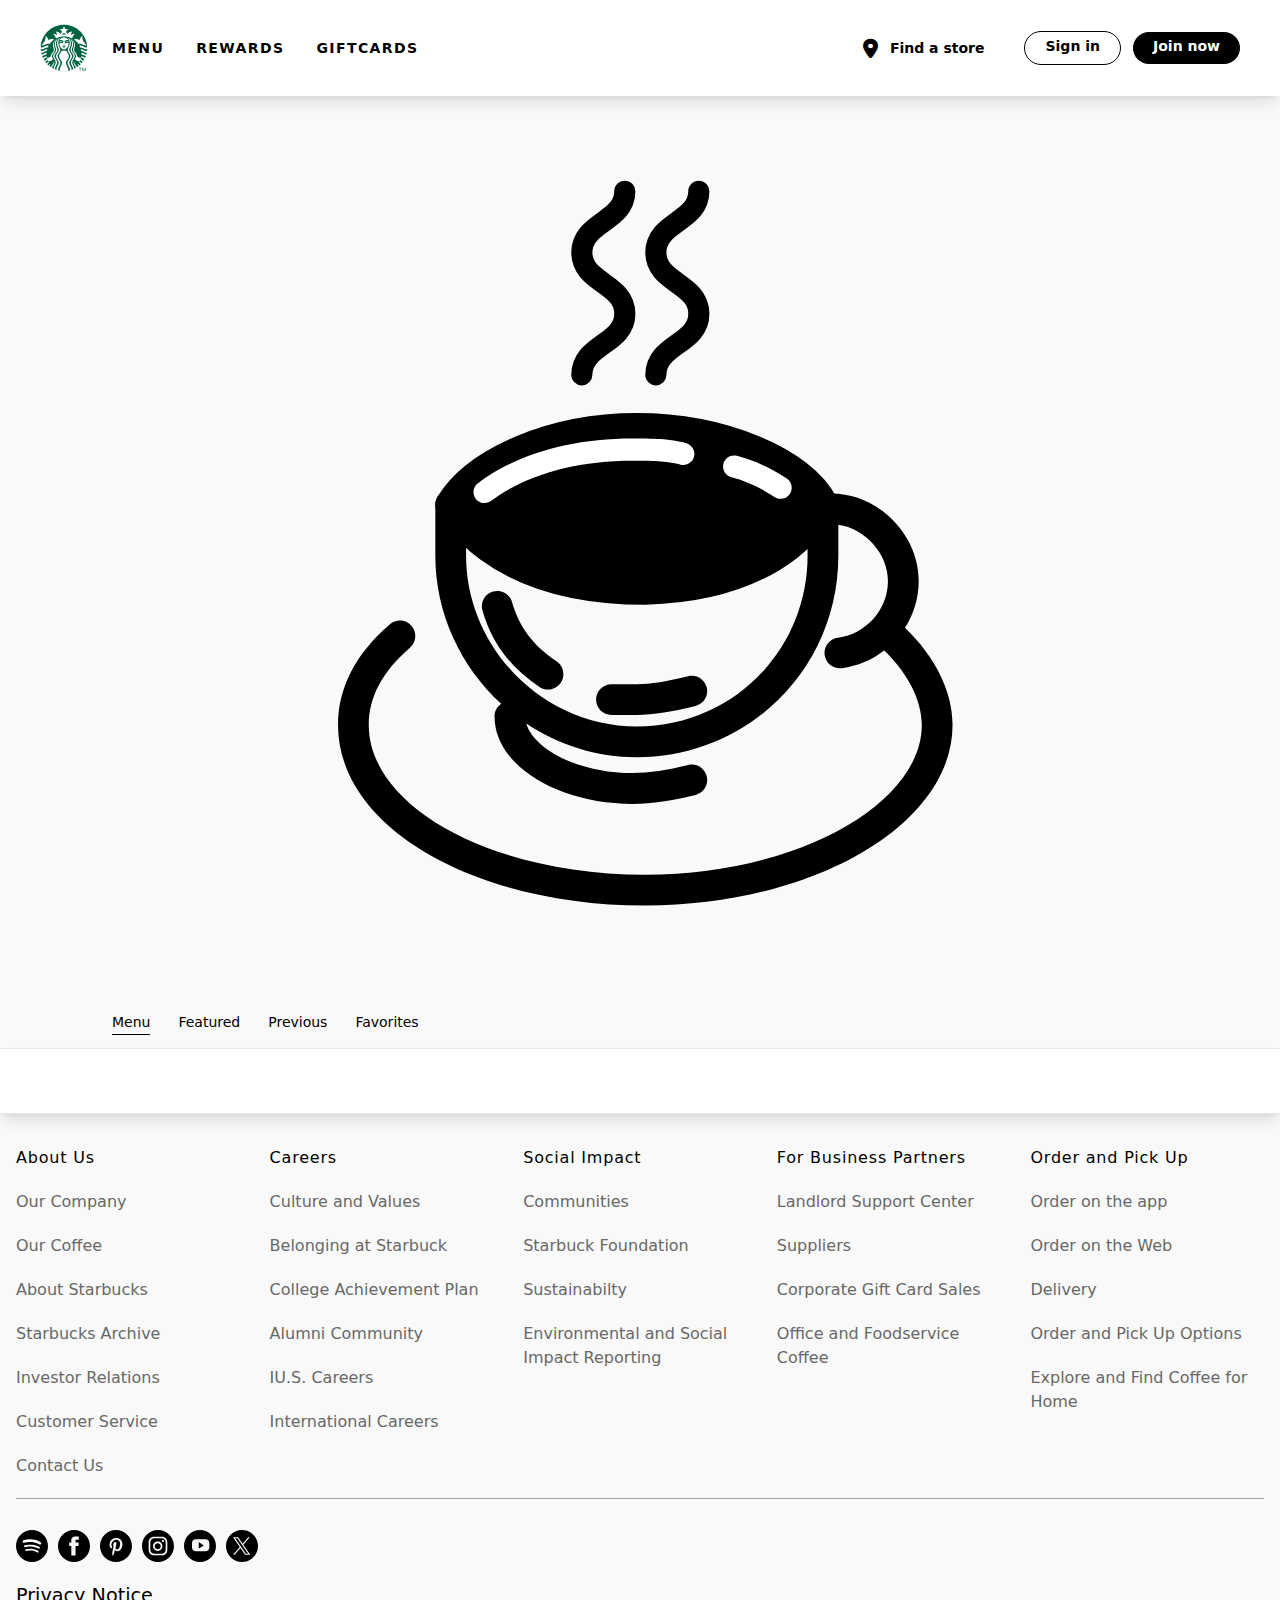
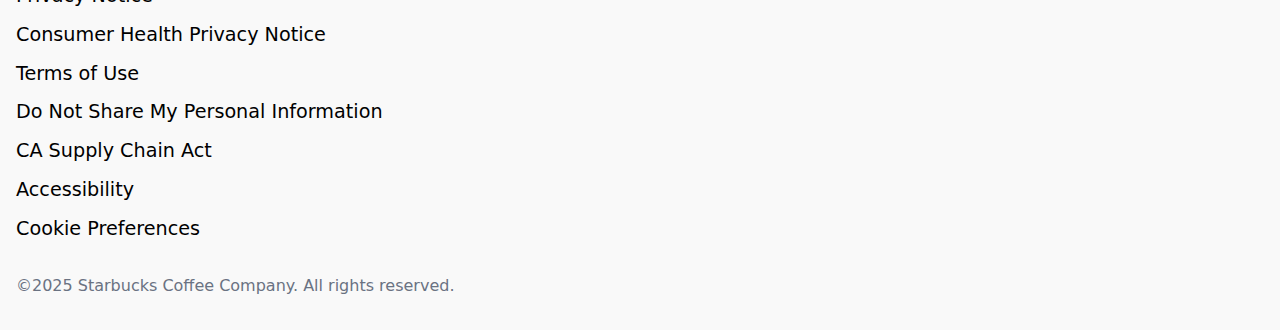
<file: menu.htm>
<!DOCTYPE html>
<html lang="en">
<head>
    <meta charset="UTF-8">
    <meta name="viewport" content="width=device-width, initial-scale=1.0">
    <title>Document</title>
    <link rel="stylesheet" href="output.css">
    <link rel="stylesheet" href="https://cdnjs.cloudflare.com/ajax/libs/font-awesome/6.7.2/css/all.min.css" integrity="sha512-Evv84Mr4kqVGRNSgIGL/F/aIDqQb7xQ2vcrdIwxfjThSH8CSR7PBEakCr51Ck+w+/U6swU2Im1vVX0SVk9ABhg==" crossorigin="anonymous" referrerpolicy="no-referrer" />
</head>
<body class="bg-[#F9F9F9]">
    <header >
        <nav id="desktopMenu" class="shadow-lg bg-white flex items-center  justify-between p-4 sm:p-4 md:p-6 lg:px-10">
            <div class="flex items-center gap-6">
                <!-- logo -->
                <img class="w-10 sm:w-12 md:w-12 " src="img/starbucks.svg" alt="">
                <!-- left menu -->
                <ul class="hidden min-[787px]:flex items-center gap-8 font-bold text-sm tracking-widest ">
                    <li><a href="index.htm" class="hover:text-[#006241]">MENU</a></li>
                    <li><a href="" class="hover:text-[#006241]">REWARDS</a></li>
                    <li><a href=""class="hover:text-[#006241]">GIFTCARDS</a></li>
                 </ul>
            </div>  
            <!-- right menu -->
            <div class="hidden min-[787px]:flex items-center gap-10 ">
                <div class="flex items-center gap-3">
                    <i class="fa-solid fa-location-dot fa-lg"></i>
                    <p  class="text-sm font-semibold">Find a store</p>
                </div>
                <div class="flex items-center gap-3">
                    <a class=" px-5 py-1 pb-2 rounded-full border text-sm font-semibold" href="">Sign in</a>
                    <a href="" class="px-5 py-1 pb-2 rounded-full text-white bg-black text-sm font-semibold">Join now</a>
                </div>
            </div>
            <!-- menu -->
            <div   class="block min-[787px]:hidden">
                <div onclick="showMenu()" id="menuBtn"><i  class=" fa-solid fa-bars fa-lg text-gray-500 mx-4"></i></div>
                <button onclick="closeMenu()" id="xBtn" class="hidden text-2xl font-bold text-gray-700">&times;</button>
            </div>
        </nav>
        <!-- Mobile Menu -->
            <div id="mobileMenu" class="fixed top-[64px] right-0 w-1/2 h-full bg-white z-40 transform translate-x-full transition-transform duration-300 ease-in-out shadow-lg min-[787px]:hidden">
                <ul class="flex flex-col gap-6 p-6 text-base font-semibold">
                <li><a href="index.htm" class="hover:text-[#006241]">Menu</a></li>
                <li><a href="" class="hover:text-[#006241]">Rewards</a></li>
                <li><a href="" class="hover:text-[#006241]">Gift Cards</a></li>
                </ul>
                <div class="flex flex-col items-start gap-4 p-6">
                    <a href="" class="px-5 py-2 border rounded-full text-sm font-semibold w-full text-center">Sign in</a>
                    <a href="" class="px-5 py-2 bg-black text-white rounded-full text-sm font-semibold w-full text-center">Join now</a>
                    <div class="flex items-center gap-2 mt-4">
                        <i class="fa-solid fa-location-dot text-gray-700"></i>
                        <p class="text-sm font-semibold">Find a store</p>
                    </div>
                </div>
            </div>
    </header>
    <main >
        <!-- loader -->
         <div id="loader" class="flex justify-center  h-screen">
            <img src="img/loading[1].svg " alt="Loading" class="w-15 h-15">
        </div> 

        <div id="showCards">
            
            
        
                <div class="w-[85%] mx-auto">
                    <ul class="flex items-center gap-7 text-sm p-4">
                        <li><a href="" class="border-b pb-1">Menu</a></li>
                        <li><a href="">Featured</a></li>
                        <li><a href="">Previous</a></li>
                        <li><a href="">Favorites</a></li>
                    </ul>
                </div>
                <div class="bg-white shadow-lg border-y-1 border-gray-200" >
                    <div class="w-[85%] mx-auto flex p-4 ">
                       
                        <div id="menus" class="hidden lg:flex lg:flex-col gap-4">
                           
                        </div>
                        <div id="menuWithPic" class=" gap-3 p-4">
                            
                        </div>
                        <div id="coffeeTypes" class="gap-3 p-4">
                            
                        </div>
                    </div>
                </div>
        </div>
      
       
    </main>
    <footer class="py-8">
        <nav class="px-4">
                    <div id="desktopFooter" class=" gap-5 hidden min-[1028px]:grid min-[1028px]:grid-cols-5 ">
                        <ul>
                            <li class="text-black tracking-wider pb-5">About Us</li>
                            <li class="text-[#686868] pb-5 hover:text-black">Our Company</li>
                            <li class="text-[#686868] pb-5 hover:text-black">Our Coffee</li>
                            <li class="text-[#686868] pb-5 hover:text-black">About Starbucks</li>
                            <li class="text-[#686868] pb-5 hover:text-black">Starbucks Archive</li>
                            <li class="text-[#686868] pb-5 hover:text-black">Investor Relations</li>
                            <li class="text-[#686868] pb-5 hover:text-black">Customer Service</li>
                            <li class="text-[#686868] pb-5 hover:text-black">Contact Us</li>
                        </ul>
                        <ul>
                            <li class="text-black tracking-wider pb-5">Careers</li>
                            <li class="text-[#686868] pb-5 hover:text-black">Culture and Values</li>
                            <li class="text-[#686868] pb-5 hover:text-black">Belonging at Starbuck</li>
                            <li class="text-[#686868] pb-5 hover:text-black">College Achievement Plan</li>
                            <li class="text-[#686868] pb-5 hover:text-black">Alumni Community</li>
                            <li class="text-[#686868] pb-5 hover:text-black">IU.S. Careers</li>
                            <li class="text-[#686868] pb-5 hover:text-black">International Careers</li>
                        </ul>
                        <ul>
                            <li class="text-black tracking-wider pb-5">Social Impact</li>
                            <li class="text-[#686868] pb-5 hover:text-black">Communities</li>
                            <li class="text-[#686868] pb-5 hover:text-black">Starbuck Foundation</li>
                            <li class="text-[#686868] pb-5 hover:text-black">Sustainabilty</li>
                            <li class="text-[#686868] pb-5 hover:text-black">Environmental and Social Impact Reporting</li>
                        </ul>
                        <ul>
                            <li class="text-black tracking-wider pb-5">For Business Partners</li>
                            <li class="text-[#686868] pb-5 hover:text-black">Landlord Support Center</li>
                            <li class="text-[#686868] pb-5 hover:text-black">Suppliers</li>
                            <li class="text-[#686868] pb-5 hover:text-black">Corporate Gift Card Sales</li>
                            <li class="text-[#686868] pb-5 hover:text-black">Office and Foodservice Coffee</li>
                        </ul>
                        <ul>
                            <li class="text-black tracking-wider pb-5">Order and Pick Up</li>
                            <li class="text-[#686868] pb-5 hover:text-black">Order on the app</li>
                            <li class="text-[#686868] pb-5 hover:text-black">Order on the Web</li>
                            <li class="text-[#686868] pb-5 hover:text-black">Delivery</li>
                            <li class="text-[#686868] pb-5 hover:text-black">Order and Pick Up Options</li>
                            <li class="text-[#686868] pb-5 hover:text-black">Explore and Find Coffee for Home</li>
                        </ul>
                    </div>
                    <div id="mobileHeader" class="block min-[1024px]:hidden">
                        <ul class="w-full">
                            <li id="li1" onclick="openAccordion('acc1', 'li1', 'icon1')" class="flex justify-between tracking-wider pb-10"><span>About Us</span><svg id="icon1" aria-hidden="true" class="valign-middle sb-caret-expander__icon ml2" focusable="false" preserveAspectRatio="xMidYMid meet" style="width:32px;height:32px;overflow:visible;fill:currentColor" viewBox="0 0 24 24"><path d="M5.42384 10.5199C5.15866 10.8381 5.20166 11.311 5.51987 11.5762L11.1998 16.3094C11.6633 16.6957 12.3367 16.6957 12.8002 16.3094L18.4801 11.5762C18.7983 11.311 18.8413 10.8381 18.5762 10.5199C18.311 10.2017 17.8381 10.1587 17.5199 10.4239L12 15.0237L6.48014 10.4239C6.16193 10.1587 5.68901 10.2017 5.42384 10.5199Z"></path></svg></li>
                            <ul id="acc1" class="overflow-hidden max-h-0 transition-all duration-500 ease-in-out">
                                <li class="text-[#686868] pb-5 hover:text-black">Our Company</li>
                                <li class="text-[#686868] pb-5 hover:text-black">Our Coffee</li>
                                <li class="text-[#686868] pb-5 hover:text-black">About Starbucks</li>
                                <li class="text-[#686868] pb-5 hover:text-black">Starbucks Archive</li>
                                <li class="text-[#686868] pb-5 hover:text-black">Investor Relations</li>
                                <li class="text-[#686868] pb-5 hover:text-black">Customer Service</li>
                                <li class="text-[#686868] pb-5 hover:text-black">Contact Us</li>
                            </ul>
                            <li id="li2" onclick="openAccordion('acc2', 'li2', 'icon2')" class="flex justify-between tracking-wider pb-10"><span>Careers</span><svg id="icon2" aria-hidden="true" class="valign-middle sb-caret-expander__icon ml2" focusable="false" preserveAspectRatio="xMidYMid meet" style="width:32px;height:32px;overflow:visible;fill:currentColor" viewBox="0 0 24 24"><path d="M5.42384 10.5199C5.15866 10.8381 5.20166 11.311 5.51987 11.5762L11.1998 16.3094C11.6633 16.6957 12.3367 16.6957 12.8002 16.3094L18.4801 11.5762C18.7983 11.311 18.8413 10.8381 18.5762 10.5199C18.311 10.2017 17.8381 10.1587 17.5199 10.4239L12 15.0237L6.48014 10.4239C6.16193 10.1587 5.68901 10.2017 5.42384 10.5199Z"></path></svg></li>
                            <ul id="acc2" class="overflow-hidden max-h-0 transition-all duration-500 ease-in-out">
                                <li class="text-[#686868] pb-5 hover:text-black">Culture and Values</li>
                                <li class="text-[#686868] pb-5 hover:text-black">Belonging at Starbuck</li>
                                <li class="text-[#686868] pb-5 hover:text-black">College Achievement Plan</li>
                                <li class="text-[#686868] pb-5 hover:text-black">Alumni Community</li>
                                <li class="text-[#686868] pb-5 hover:text-black">IU.S. Careers</li>
                                <li class="text-[#686868] pb-5 hover:text-black">International Careers</li>
                            </ul>
                            <li id="li3" onclick="openAccordion('acc3', 'li3', 'icon3')" class="flex justify-between tracking-wider pb-10"><span>Social Impact</span><svg id="icon3" aria-hidden="true" class="valign-middle sb-caret-expander__icon ml2" focusable="false" preserveAspectRatio="xMidYMid meet" style="width:32px;height:32px;overflow:visible;fill:currentColor" viewBox="0 0 24 24"><path d="M5.42384 10.5199C5.15866 10.8381 5.20166 11.311 5.51987 11.5762L11.1998 16.3094C11.6633 16.6957 12.3367 16.6957 12.8002 16.3094L18.4801 11.5762C18.7983 11.311 18.8413 10.8381 18.5762 10.5199C18.311 10.2017 17.8381 10.1587 17.5199 10.4239L12 15.0237L6.48014 10.4239C6.16193 10.1587 5.68901 10.2017 5.42384 10.5199Z"></path></svg></li>
                            <ul id="acc3" class="overflow-hidden max-h-0 transition-all duration-500 ease-in-out">
                                <li class="text-[#686868] pb-5 hover:text-black">Communities</li>
                                <li class="text-[#686868] pb-5 hover:text-black">Starbuck Foundation</li>
                                <li class="text-[#686868] pb-5 hover:text-black">Sustainabilty</li>
                                <li class="text-[#686868] pb-5 hover:text-black">Environmental and Social Impact Reporting</li>
                            </ul>
                            <li id="li4" onclick="openAccordion('acc4', 'li4', 'icon4')" class="flex justify-between tracking-wider pb-10"><span>For Business Partners</span><svg id="icon4" aria-hidden="true" class="valign-middle sb-caret-expander__icon ml2" focusable="false" preserveAspectRatio="xMidYMid meet" style="width:32px;height:32px;overflow:visible;fill:currentColor" viewBox="0 0 24 24"><path d="M5.42384 10.5199C5.15866 10.8381 5.20166 11.311 5.51987 11.5762L11.1998 16.3094C11.6633 16.6957 12.3367 16.6957 12.8002 16.3094L18.4801 11.5762C18.7983 11.311 18.8413 10.8381 18.5762 10.5199C18.311 10.2017 17.8381 10.1587 17.5199 10.4239L12 15.0237L6.48014 10.4239C6.16193 10.1587 5.68901 10.2017 5.42384 10.5199Z"></path></svg></li>
                            <ul id="acc4" class="overflow-hidden max-h-0 transition-all duration-500 ease-in-out">
                                <li class="text-[#686868] pb-5 hover:text-black">Landlord Support Center</li>
                                <li class="text-[#686868] pb-5 hover:text-black">Suppliers</li>
                                <li class="text-[#686868] pb-5 hover:text-black">Corporate Gift Card Sales</li>
                                <li class="text-[#686868] pb-5 hover:text-black">Office and Foodservice Coffee</li>
                            </ul>
                            <li id="li5" onclick="openAccordion('acc5', 'li5', 'icon5')" class="flex justify-between tracking-wider pb-10"><span>Order and Pick Up</span><svg id="icon5" aria-hidden="true" class="valign-middle sb-caret-expander__icon ml2" focusable="false" preserveAspectRatio="xMidYMid meet" style="width:32px;height:32px;overflow:visible;fill:currentColor" viewBox="0 0 24 24"><path d="M5.42384 10.5199C5.15866 10.8381 5.20166 11.311 5.51987 11.5762L11.1998 16.3094C11.6633 16.6957 12.3367 16.6957 12.8002 16.3094L18.4801 11.5762C18.7983 11.311 18.8413 10.8381 18.5762 10.5199C18.311 10.2017 17.8381 10.1587 17.5199 10.4239L12 15.0237L6.48014 10.4239C6.16193 10.1587 5.68901 10.2017 5.42384 10.5199Z"></path></svg></li>
                            <ul id="acc5" class="overflow-hidden max-h-0 transition-all duration-500 ease-in-out">
                                <li class="text-black tracking-wider pb-5">Order and Pick Up</li>
                                <li class="text-[#686868] pb-5 hover:text-black">Order on the app</li>
                                <li class="text-[#686868] pb-5 hover:text-black">Order on the Web</li>
                                <li class="text-[#686868] pb-5 hover:text-black">Delivery</li>
                                <li class="text-[#686868] pb-5 hover:text-black">Order and Pick Up Options</li>
                                <li class="text-[#686868] pb-5 hover:text-black">Explore and Find Coffee for Home</li>
                            </ul>
                        </ul>
                    </div>
                    <hr class="w-full h-[2px] text-gray-400 mb-[30px]">
                    <div>
                        <ul class="flex gap-2.5">
                            <li><a href=""><svg aria-hidden="true" class="valign-middle absoluteCenter" focusable="false" preserveAspectRatio="xMidYMid meet" style="width:32px;height:32px;overflow:visible;fill:currentColor" viewBox="0 0 24 24"><path d="M12,0 C18.6274131,0 24,5.37261901 24,12.0000716 C24,18.627381 18.6274131,24 12,24 C5.37258694,24 0,18.627381 0,12.0000716 C0,5.37261901 5.37258694,0 12,0 Z M11.0669976,14 C9.95068692,14.0009568 8.6027256,14.1878544 7.49869423,14.4956294 C7.1391459,14.5957759 6.94143571,14.9349663 7.01538732,15.323911 C7.08630361,15.6969088 7.39839046,15.9206437 7.74883281,15.8300653 C8.54008748,15.6259451 9.33810265,15.4781174 10.1468794,15.4098647 C11.1130794,15.3282166 12.0741744,15.3684028 13.0286469,15.5672606 C14.1176396,15.7941848 15.1397171,16.2280998 16.0883949,16.8908526 C16.3912378,17.1024678 16.747061,16.996421 16.9174532,16.6588253 C17.0846722,16.3276084 16.9922326,15.9219194 16.6909074,15.7184371 C16.4242125,15.5382372 16.1546202,15.3615456 15.8770258,15.205585 C14.3588102,14.3530642 12.7453957,14.0017542 11.0669976,14 Z M10.1375115,11.0003442 L9.77055252,11.0048078 C8.68426674,11.0479717 7.61755495,11.2034929 6.57584646,11.49243 C6.14064634,11.6131584 5.91075895,11.9889467 6.03234638,12.3691822 C6.15507681,12.7528185 6.57698947,12.9458793 7.02147652,12.8358765 C7.38895345,12.7448397 7.75828776,12.6556341 8.1321941,12.5915421 C9.5848138,12.3422374 11.0434343,12.3367438 12.5037693,12.5345134 C14.0365424,12.7419621 15.4914481,13.1568596 16.8266238,13.8930018 C17.2083883,14.103459 17.6680202,13.9939794 17.8937642,13.6477519 C18.1073637,13.320098 17.9912056,12.8938209 17.614156,12.6938277 C17.2519655,12.5018134 16.8857744,12.313069 16.5065817,12.1523159 C14.6039028,11.3459341 12.5917809,11.001407 10.504792,11.0032382 C10.2600455,11.0032382 10.0148704,10.9949978 9.77055252,11.0048078 Z M11.0635356,7.01538228 C10.2184059,6.97905829 9.3745573,7.0079312 8.53227456,7.09284241 C7.5586031,7.1912587 6.59774312,7.36511712 5.66051317,7.67557859 C5.1689799,7.83857086 4.89609567,8.38560397 5.0370218,8.90997339 C5.18164902,9.44769266 5.68015742,9.75008213 6.17923521,9.59003924 C7.37155569,9.20770594 8.59405429,9.0489049 9.83078786,9.00947629 C11.1386962,8.96771922 12.4379213,9.07187905 13.7249043,9.33685791 C15.0971547,9.61953308 16.4163087,10.0659767 17.6311204,10.8388705 C17.7602315,10.9209876 17.918809,10.947532 18.0638633,11 C18.0668526,10.9917728 18.0701267,10.9835455 18.0732584,10.9753183 C18.1337569,10.9681777 18.195252,10.9664702 18.2544694,10.9528099 C18.6473544,10.8626208 18.9228009,10.5436216 18.9889935,10.1064919 C19.0467875,9.72508998 18.8742597,9.30969253 18.5354676,9.11099719 C18.0779559,8.84244802 17.6178819,8.57219131 17.1390177,8.35455782 C15.1965147,7.47176064 13.154794,7.1054161 11.0635356,7.01538228 Z"></path><circle class="sb-icon-hover" cx="50%" cy="50%" fill="transparent" r="75%"></circle></svg></a></li>
                            <li><a href=""><svg aria-hidden="true" class="valign-middle absoluteCenter" focusable="false" preserveAspectRatio="xMidYMid meet" style="width:32px;height:32px;overflow:visible;fill:currentColor" viewBox="0 0 24 24"><path d="M11.9997802,0 C18.6169827,0 24,5.38345699 24,12.0002198 C24,18.6169827 18.6169827,24 11.9997802,24 C5.38301731,24 0,18.6169827 0,12.0002198 C0,5.38345699 5.38301731,0 11.9997802,0 Z M15.4043684,4.8 L12.7777895,4.8 C11.2364211,4.8 9.98636842,5.96104896 9.98636842,7.39365487 L9.98636842,9.44903723 L8.59515789,9.44903723 C8.48763158,9.44903723 8.4,9.53002017 8.4,9.6303686 L8.4,11.7623327 C8.4,11.862241 8.48763158,11.9432239 8.59515789,11.9432239 L9.98636842,11.9432239 L9.98636842,19.0186686 C9.98636842,19.1190171 10.074,19.2 10.1815263,19.2 L12.9639474,19.2 C13.0719474,19.2 13.1591053,19.1190171 13.1591053,19.0186686 L13.1591053,11.9432239 L15.1765263,11.9432239 C15.2778947,11.9432239 15.3626842,11.8714836 15.3707368,11.7772969 L15.5649474,9.64533284 C15.5748947,9.53970292 15.4844211,9.44903723 15.3702632,9.44903723 L13.1591053,9.44903723 L13.1591053,7.93632863 C13.1591053,7.58202824 13.4688947,7.29462681 13.8502105,7.29462681 L15.4043684,7.29462681 C15.5123684,7.29462681 15.6,7.21320374 15.6,7.11329543 L15.6,4.98133138 C15.6,4.88142307 15.5123684,4.8 15.4043684,4.8 Z"></path><circle class="sb-icon-hover" cx="50%" cy="50%" fill="transparent" r="75%"></circle></svg></a></li>
                            <li><a href=""><svg aria-hidden="true" class="valign-middle absoluteCenter" focusable="false" preserveAspectRatio="xMidYMid meet" style="width:32px;height:32px;overflow:visible;fill:currentColor" viewBox="0 0 24 24"><path d="M11.9997802,0 C18.6169827,0 24,5.38345699 24,12.0002198 C24,18.6169827 18.6169827,24 11.9997802,24 C5.38301731,24 0,18.6169827 0,12.0002198 C0,5.38345699 5.38301731,0 11.9997802,0 Z M16.7437635,9.80095875 C16.4076853,7.09999459 13.974973,5.72453915 11.3823151,6.04599103 C9.33308638,6.29999351 7.2896388,8.13734924 7.20446304,10.7614723 C7.15898457,12.1352202 7.45420918,13.2152643 8.40655904,13.7079011 C8.73839766,13.8799397 9.11455851,13.647282 9.1538704,13.2438663 C9.21707776,12.5937053 8.71874171,12.2918906 8.62315986,11.6344724 C8.11827183,8.17406221 12.2275208,5.81162572 14.3781126,8.22870476 C15.8661833,9.90298663 14.8864693,15.0504856 12.4865168,14.5160131 C10.1875419,14.0041661 13.6123015,9.9059749 11.7765903,9.10213176 C10.2854362,8.44855564 9.49303183,11.1017076 10.2002605,12.420386 C9.82795373,14.4553941 9.06985087,16.3845322 9.18046374,18.814845 C9.19780722,19.1905125 9.62831098,19.3377913 9.8410577,19.0449414 C10.5737235,18.0396038 10.8832083,16.5651088 11.1456729,15.0398132 C11.7349659,15.4359717 12.0506173,15.8487791 12.8017828,15.9128133 C15.5732712,16.14974 17.121466,12.8489885 16.7437635,9.80095875 Z"></path><circle class="sb-icon-hover" cx="50%" cy="50%" fill="transparent" r="75%"></circle></svg></a></li>
                            <li><a href=""><svg aria-hidden="true" class="valign-middle absoluteCenter" focusable="false" preserveAspectRatio="xMidYMid meet" style="width:32px;height:32px;overflow:visible;fill:currentColor" viewBox="0 0 24 24"><path d="M11.9997802,0 C18.6169827,0 24,5.38345699 24,12.0002198 C24,18.6169827 18.6169827,24 11.9997802,24 C5.38301731,24 0,18.6169827 0,12.0002198 C0,5.38345699 5.38301731,0 11.9997802,0 Z M15,5 L9,5 C6.790861,5 5,6.790861 5,9 L5,9 L5,15 C5,17.209139 6.790861,19 9,19 L9,19 L15,19 C17.209139,19 19,17.209139 19,15 L19,15 L19,9 C19,6.790861 17.209139,5 15,5 L15,5 Z M14.7647059,6.23529412 C16.4215601,6.23529412 17.7647059,7.57843987 17.7647059,9.23529412 L17.7647059,9.23529412 L17.7647059,14.7647059 L17.7596132,14.9409787 C17.6683668,16.5157859 16.3623868,17.7647059 14.7647059,17.7647059 L14.7647059,17.7647059 L9.23529412,17.7647059 L9.05902133,17.7596132 C7.48421408,17.6683668 6.23529412,16.3623868 6.23529412,14.7647059 L6.23529412,14.7647059 L6.23529412,9.23529412 L6.24038681,9.05902133 C6.33163324,7.48421408 7.63761323,6.23529412 9.23529412,6.23529412 L9.23529412,6.23529412 Z M11.7941176,8.70588235 C9.86112102,8.70588235 8.29411765,10.2728857 8.29411765,12.2058824 C8.29411765,14.138879 9.86112102,15.7058824 11.7941176,15.7058824 C13.7271143,15.7058824 15.2941176,14.138879 15.2941176,12.2058824 C15.2941176,10.2728857 13.7271143,8.70588235 11.7941176,8.70588235 Z M11.7941176,9.94117647 C13.0448802,9.94117647 14.0588235,10.9551198 14.0588235,12.2058824 C14.0588235,13.4566449 13.0448802,14.4705882 11.7941176,14.4705882 C10.5433551,14.4705882 9.52941176,13.4566449 9.52941176,12.2058824 C9.52941176,10.9551198 10.5433551,9.94117647 11.7941176,9.94117647 Z M15.7058824,7.47058824 C15.2510596,7.47058824 14.8823529,7.83929491 14.8823529,8.29411765 C14.8823529,8.74894038 15.2510596,9.11764706 15.7058824,9.11764706 C16.1607051,9.11764706 16.5294118,8.74894038 16.5294118,8.29411765 C16.5294118,7.83929491 16.1607051,7.47058824 15.7058824,7.47058824 Z"></path><circle class="sb-icon-hover" cx="50%" cy="50%" fill="transparent" r="75%"></circle></svg></a></li>
                            <li><a href=""><svg aria-hidden="true" class="valign-middle absoluteCenter" focusable="false" preserveAspectRatio="xMidYMid meet" style="width:32px;height:32px;overflow:visible;fill:currentColor" viewBox="0 0 24 24"><path d="M11.9997802,0 C18.6169827,0 24,5.38345699 24,12.0002198 C24,18.6169827 18.6169827,24 11.9997802,24 C5.38301731,24 0,18.6169827 0,12.0002198 C0,5.38345699 5.38301731,0 11.9997802,0 Z M16.1700158,7 L8.82998416,7 C7.26701245,7 6,8.25308368 6,9.79887301 L6,13.201127 C6,14.7469163 7.26701245,16 8.82998416,16 L16.1700158,16 C17.7329875,16 19,14.7469163 19,13.201127 L19,9.79887301 C19,8.25308368 17.7329875,7 16.1700158,7 Z M11.3262463,9.28078768 L14.5709798,11.3486057 C14.7141036,11.4390048 14.689657,11.6696954 14.5443107,11.7571306 L11.3218015,13.7217059 C11.1822335,13.8056832 11.0555556,13.6925608 11.0555556,13.5162084 L11.0555556,9.4838152 C11.0555556,9.30499291 11.1857894,9.19236451 11.3262463,9.28078768 Z"></path><circle class="sb-icon-hover" cx="50%" cy="50%" fill="transparent" r="75%"></circle></svg></a></li>
                            <li><a href=""><svg aria-hidden="true" class="valign-middle absoluteCenter" focusable="false" preserveAspectRatio="xMidYMid meet" style="width:32px;height:32px;overflow:visible;fill:currentColor" viewBox="0 0 24 24"><path d="M12 24C18.6274 24 24 18.6274 24 12C24 5.37258 18.6274 0 12 0C5.37258 0 0 5.37258 0 12C0 18.6274 5.37258 24 12 24ZM17.7792 5.4L12.9708 10.9893L18.2001 18.6H14.354L10.8324 13.475L6.42347 18.6H5.28398L10.3266 12.7388L5.28398 5.4H9.13007L12.4647 10.2531L16.6397 5.4H17.7792ZM14.8901 17.7812H16.6403L8.58422 6.25779H6.83404L14.8901 17.7812Z"></path><circle class="sb-icon-hover" cx="50%" cy="50%" fill="transparent" r="75%"></circle></svg></a></li>
                        </ul>
                        <ul class="mt-5">
                            <li class="text-[1.2rem] pb-2.5">Privacy Notice</li>
                            <li class="text-[1.2rem] pb-2.5">Consumer Health Privacy Notice</li>
                            <li class="text-[1.2rem] pb-2.5">Terms of Use</li>
                            <li class="text-[1.2rem] pb-2.5">Do Not Share My Personal Information</li>
                            <li class="text-[1.2rem] pb-2.5">CA Supply Chain Act</li>
                            <li class="text-[1.2rem] pb-2.5">Accessibility</li>
                            <li class="text-[1.2rem] pb-2.5">Cookie Preferences</li>
                        </ul>
                        <p class="mt-5 text-gray-500 ">&copy;2025 Starbucks Coffee Company. All rights reserved.</p>
                    </div>
                
        </nav>
    </footer>
    <script src="script.js"></script>
</body>
</html>
</file>
<file: output.css>
/*! tailwindcss v4.1.4 | MIT License | https://tailwindcss.com */
@layer properties;
@layer theme, base, components, utilities;
@layer theme {
  :root, :host {
    --font-sans: ui-sans-serif, system-ui, sans-serif, "Apple Color Emoji",
      "Segoe UI Emoji", "Segoe UI Symbol", "Noto Color Emoji";
    --font-mono: ui-monospace, SFMono-Regular, Menlo, Monaco, Consolas, "Liberation Mono",
      "Courier New", monospace;
    --color-blue-500: oklch(62.3% 0.214 259.815);
    --color-blue-600: oklch(54.6% 0.245 262.881);
    --color-gray-200: oklch(92.8% 0.006 264.531);
    --color-gray-400: oklch(70.7% 0.022 261.325);
    --color-gray-500: oklch(55.1% 0.027 264.364);
    --color-gray-600: oklch(44.6% 0.03 256.802);
    --color-gray-700: oklch(37.3% 0.034 259.733);
    --color-gray-900: oklch(21% 0.034 264.665);
    --color-black: #000;
    --color-white: #fff;
    --spacing: 0.25rem;
    --text-sm: 0.875rem;
    --text-sm--line-height: calc(1.25 / 0.875);
    --text-base: 1rem;
    --text-base--line-height: calc(1.5 / 1);
    --text-lg: 1.125rem;
    --text-lg--line-height: calc(1.75 / 1.125);
    --text-xl: 1.25rem;
    --text-xl--line-height: calc(1.75 / 1.25);
    --text-2xl: 1.5rem;
    --text-2xl--line-height: calc(2 / 1.5);
    --text-3xl: 1.875rem;
    --text-3xl--line-height: calc(2.25 / 1.875);
    --text-5xl: 3rem;
    --text-5xl--line-height: 1;
    --font-weight-medium: 500;
    --font-weight-semibold: 600;
    --font-weight-bold: 700;
    --tracking-wider: 0.05em;
    --tracking-widest: 0.1em;
    --leading-loose: 2;
    --radius-lg: 0.5rem;
    --ease-in-out: cubic-bezier(0.4, 0, 0.2, 1);
    --default-transition-duration: 150ms;
    --default-transition-timing-function: cubic-bezier(0.4, 0, 0.2, 1);
    --default-font-family: var(--font-sans);
    --default-mono-font-family: var(--font-mono);
  }
}
@layer base {
  *, ::after, ::before, ::backdrop, ::file-selector-button {
    box-sizing: border-box;
    margin: 0;
    padding: 0;
    border: 0 solid;
  }
  html, :host {
    line-height: 1.5;
    -webkit-text-size-adjust: 100%;
    tab-size: 4;
    font-family: var(--default-font-family, ui-sans-serif, system-ui, sans-serif, "Apple Color Emoji", "Segoe UI Emoji", "Segoe UI Symbol", "Noto Color Emoji");
    font-feature-settings: var(--default-font-feature-settings, normal);
    font-variation-settings: var(--default-font-variation-settings, normal);
    -webkit-tap-highlight-color: transparent;
  }
  hr {
    height: 0;
    color: inherit;
    border-top-width: 1px;
  }
  abbr:where([title]) {
    -webkit-text-decoration: underline dotted;
    text-decoration: underline dotted;
  }
  h1, h2, h3, h4, h5, h6 {
    font-size: inherit;
    font-weight: inherit;
  }
  a {
    color: inherit;
    -webkit-text-decoration: inherit;
    text-decoration: inherit;
  }
  b, strong {
    font-weight: bolder;
  }
  code, kbd, samp, pre {
    font-family: var(--default-mono-font-family, ui-monospace, SFMono-Regular, Menlo, Monaco, Consolas, "Liberation Mono", "Courier New", monospace);
    font-feature-settings: var(--default-mono-font-feature-settings, normal);
    font-variation-settings: var(--default-mono-font-variation-settings, normal);
    font-size: 1em;
  }
  small {
    font-size: 80%;
  }
  sub, sup {
    font-size: 75%;
    line-height: 0;
    position: relative;
    vertical-align: baseline;
  }
  sub {
    bottom: -0.25em;
  }
  sup {
    top: -0.5em;
  }
  table {
    text-indent: 0;
    border-color: inherit;
    border-collapse: collapse;
  }
  :-moz-focusring {
    outline: auto;
  }
  progress {
    vertical-align: baseline;
  }
  summary {
    display: list-item;
  }
  ol, ul, menu {
    list-style: none;
  }
  img, svg, video, canvas, audio, iframe, embed, object {
    display: block;
    vertical-align: middle;
  }
  img, video {
    max-width: 100%;
    height: auto;
  }
  button, input, select, optgroup, textarea, ::file-selector-button {
    font: inherit;
    font-feature-settings: inherit;
    font-variation-settings: inherit;
    letter-spacing: inherit;
    color: inherit;
    border-radius: 0;
    background-color: transparent;
    opacity: 1;
  }
  :where(select:is([multiple], [size])) optgroup {
    font-weight: bolder;
  }
  :where(select:is([multiple], [size])) optgroup option {
    padding-inline-start: 20px;
  }
  ::file-selector-button {
    margin-inline-end: 4px;
  }
  ::placeholder {
    opacity: 1;
  }
  @supports (not (-webkit-appearance: -apple-pay-button))  or (contain-intrinsic-size: 1px) {
    ::placeholder {
      color: currentcolor;
      @supports (color: color-mix(in lab, red, red)) {
        color: color-mix(in oklab, currentcolor 50%, transparent);
      }
    }
  }
  textarea {
    resize: vertical;
  }
  ::-webkit-search-decoration {
    -webkit-appearance: none;
  }
  ::-webkit-date-and-time-value {
    min-height: 1lh;
    text-align: inherit;
  }
  ::-webkit-datetime-edit {
    display: inline-flex;
  }
  ::-webkit-datetime-edit-fields-wrapper {
    padding: 0;
  }
  ::-webkit-datetime-edit, ::-webkit-datetime-edit-year-field, ::-webkit-datetime-edit-month-field, ::-webkit-datetime-edit-day-field, ::-webkit-datetime-edit-hour-field, ::-webkit-datetime-edit-minute-field, ::-webkit-datetime-edit-second-field, ::-webkit-datetime-edit-millisecond-field, ::-webkit-datetime-edit-meridiem-field {
    padding-block: 0;
  }
  :-moz-ui-invalid {
    box-shadow: none;
  }
  button, input:where([type="button"], [type="reset"], [type="submit"]), ::file-selector-button {
    appearance: button;
  }
  ::-webkit-inner-spin-button, ::-webkit-outer-spin-button {
    height: auto;
  }
  [hidden]:where(:not([hidden="until-found"])) {
    display: none !important;
  }
}
@layer utilities {
  .fixed {
    position: fixed;
  }
  .inset-0 {
    inset: calc(var(--spacing) * 0);
  }
  .top-0 {
    top: calc(var(--spacing) * 0);
  }
  .top-\[64px\] {
    top: 64px;
  }
  .right-0 {
    right: calc(var(--spacing) * 0);
  }
  .left-0 {
    left: calc(var(--spacing) * 0);
  }
  .z-40 {
    z-index: 40;
  }
  .z-50 {
    z-index: 50;
  }
  .mx-4 {
    margin-inline: calc(var(--spacing) * 4);
  }
  .mx-40 {
    margin-inline: calc(var(--spacing) * 40);
  }
  .mx-auto {
    margin-inline: auto;
  }
  .my-2 {
    margin-block: calc(var(--spacing) * 2);
  }
  .my-4 {
    margin-block: calc(var(--spacing) * 4);
  }
  .my-6 {
    margin-block: calc(var(--spacing) * 6);
  }
  .my-8 {
    margin-block: calc(var(--spacing) * 8);
  }
  .mt-4 {
    margin-top: calc(var(--spacing) * 4);
  }
  .mt-5 {
    margin-top: calc(var(--spacing) * 5);
  }
  .mb-2 {
    margin-bottom: calc(var(--spacing) * 2);
  }
  .mb-4 {
    margin-bottom: calc(var(--spacing) * 4);
  }
  .mb-5 {
    margin-bottom: calc(var(--spacing) * 5);
  }
  .mb-8 {
    margin-bottom: calc(var(--spacing) * 8);
  }
  .mb-\[30px\] {
    margin-bottom: 30px;
  }
  .block {
    display: block;
  }
  .flex {
    display: flex;
  }
  .grid {
    display: grid;
  }
  .hidden {
    display: none;
  }
  .table {
    display: table;
  }
  .h-14 {
    height: calc(var(--spacing) * 14);
  }
  .h-20 {
    height: calc(var(--spacing) * 20);
  }
  .h-36 {
    height: calc(var(--spacing) * 36);
  }
  .h-80 {
    height: calc(var(--spacing) * 80);
  }
  .h-\[2px\] {
    height: 2px;
  }
  .h-full {
    height: 100%;
  }
  .h-screen {
    height: 100vh;
  }
  .max-h-0 {
    max-height: calc(var(--spacing) * 0);
  }
  .w-1 {
    width: calc(var(--spacing) * 1);
  }
  .w-1\/2 {
    width: calc(1/2 * 100%);
  }
  .w-10 {
    width: calc(var(--spacing) * 10);
  }
  .w-14 {
    width: calc(var(--spacing) * 14);
  }
  .w-20 {
    width: calc(var(--spacing) * 20);
  }
  .w-36 {
    width: calc(var(--spacing) * 36);
  }
  .w-\[70\%\] {
    width: 70%;
  }
  .w-\[85\%\] {
    width: 85%;
  }
  .w-full {
    width: 100%;
  }
  .w-screen {
    width: 100vw;
  }
  .border-collapse {
    border-collapse: collapse;
  }
  .-translate-x-full {
    --tw-translate-x: -100%;
    translate: var(--tw-translate-x) var(--tw-translate-y);
  }
  .translate-x-0 {
    --tw-translate-x: calc(var(--spacing) * 0);
    translate: var(--tw-translate-x) var(--tw-translate-y);
  }
  .translate-x-full {
    --tw-translate-x: 100%;
    translate: var(--tw-translate-x) var(--tw-translate-y);
  }
  .transform {
    transform: var(--tw-rotate-x,) var(--tw-rotate-y,) var(--tw-rotate-z,) var(--tw-skew-x,) var(--tw-skew-y,);
  }
  .resize {
    resize: both;
  }
  .grid-cols-1 {
    grid-template-columns: repeat(1, minmax(0, 1fr));
  }
  .grid-cols-2 {
    grid-template-columns: repeat(2, minmax(0, 1fr));
  }
  .grid-cols-5 {
    grid-template-columns: repeat(5, minmax(0, 1fr));
  }
  .flex-col {
    flex-direction: column;
  }
  .items-center {
    align-items: center;
  }
  .items-start {
    align-items: flex-start;
  }
  .justify-between {
    justify-content: space-between;
  }
  .justify-center {
    justify-content: center;
  }
  .justify-end {
    justify-content: flex-end;
  }
  .gap-2 {
    gap: calc(var(--spacing) * 2);
  }
  .gap-2\.5 {
    gap: calc(var(--spacing) * 2.5);
  }
  .gap-3 {
    gap: calc(var(--spacing) * 3);
  }
  .gap-4 {
    gap: calc(var(--spacing) * 4);
  }
  .gap-5 {
    gap: calc(var(--spacing) * 5);
  }
  .gap-6 {
    gap: calc(var(--spacing) * 6);
  }
  .gap-7 {
    gap: calc(var(--spacing) * 7);
  }
  .gap-8 {
    gap: calc(var(--spacing) * 8);
  }
  .gap-10 {
    gap: calc(var(--spacing) * 10);
  }
  .overflow-hidden {
    overflow: hidden;
  }
  .rounded-full {
    border-radius: calc(infinity * 1px);
  }
  .border {
    border-style: var(--tw-border-style);
    border-width: 1px;
  }
  .border-y-1 {
    border-block-style: var(--tw-border-style);
    border-block-width: 1px;
  }
  .border-b {
    border-bottom-style: var(--tw-border-style);
    border-bottom-width: 1px;
  }
  .border-gray-200 {
    border-color: var(--color-gray-200);
  }
  .border-gray-600 {
    border-color: var(--color-gray-600);
  }
  .bg-\[\#0F2D27\] {
    background-color: #0F2D27;
  }
  .bg-\[\#1F3933\] {
    background-color: #1F3933;
  }
  .bg-\[\#5F4633\] {
    background-color: #5F4633;
  }
  .bg-\[\#006242\] {
    background-color: #006242;
  }
  .bg-\[\#32462F\] {
    background-color: #32462F;
  }
  .bg-\[\#F9F9F9\] {
    background-color: #F9F9F9;
  }
  .bg-black {
    background-color: var(--color-black);
  }
  .bg-black\/20 {
    background-color: color-mix(in srgb, #000 20%, transparent);
    @supports (color: color-mix(in lab, red, red)) {
      background-color: color-mix(in oklab, var(--color-black) 20%, transparent);
    }
  }
  .bg-black\/40 {
    background-color: color-mix(in srgb, #000 40%, transparent);
    @supports (color: color-mix(in lab, red, red)) {
      background-color: color-mix(in oklab, var(--color-black) 40%, transparent);
    }
  }
  .bg-white {
    background-color: var(--color-white);
  }
  .object-contain {
    object-fit: contain;
  }
  .object-cover {
    object-fit: cover;
  }
  .object-center {
    object-position: center;
  }
  .p-4 {
    padding: calc(var(--spacing) * 4);
  }
  .p-5 {
    padding: calc(var(--spacing) * 5);
  }
  .p-6 {
    padding: calc(var(--spacing) * 6);
  }
  .px-4 {
    padding-inline: calc(var(--spacing) * 4);
  }
  .px-5 {
    padding-inline: calc(var(--spacing) * 5);
  }
  .py-1 {
    padding-block: calc(var(--spacing) * 1);
  }
  .py-1\.5 {
    padding-block: calc(var(--spacing) * 1.5);
  }
  .py-2 {
    padding-block: calc(var(--spacing) * 2);
  }
  .py-8 {
    padding-block: calc(var(--spacing) * 8);
  }
  .pb-1 {
    padding-bottom: calc(var(--spacing) * 1);
  }
  .pb-2 {
    padding-bottom: calc(var(--spacing) * 2);
  }
  .pb-2\.5 {
    padding-bottom: calc(var(--spacing) * 2.5);
  }
  .pb-5 {
    padding-bottom: calc(var(--spacing) * 5);
  }
  .pb-10 {
    padding-bottom: calc(var(--spacing) * 10);
  }
  .text-center {
    text-align: center;
  }
  .text-2xl {
    font-size: var(--text-2xl);
    line-height: var(--tw-leading, var(--text-2xl--line-height));
  }
  .text-3xl {
    font-size: var(--text-3xl);
    line-height: var(--tw-leading, var(--text-3xl--line-height));
  }
  .text-5xl {
    font-size: var(--text-5xl);
    line-height: var(--tw-leading, var(--text-5xl--line-height));
  }
  .text-base {
    font-size: var(--text-base);
    line-height: var(--tw-leading, var(--text-base--line-height));
  }
  .text-lg {
    font-size: var(--text-lg);
    line-height: var(--tw-leading, var(--text-lg--line-height));
  }
  .text-sm {
    font-size: var(--text-sm);
    line-height: var(--tw-leading, var(--text-sm--line-height));
  }
  .text-xl {
    font-size: var(--text-xl);
    line-height: var(--tw-leading, var(--text-xl--line-height));
  }
  .text-\[1\.2rem\] {
    font-size: 1.2rem;
  }
  .leading-loose {
    --tw-leading: var(--leading-loose);
    line-height: var(--leading-loose);
  }
  .font-bold {
    --tw-font-weight: var(--font-weight-bold);
    font-weight: var(--font-weight-bold);
  }
  .font-medium {
    --tw-font-weight: var(--font-weight-medium);
    font-weight: var(--font-weight-medium);
  }
  .font-semibold {
    --tw-font-weight: var(--font-weight-semibold);
    font-weight: var(--font-weight-semibold);
  }
  .tracking-wider {
    --tw-tracking: var(--tracking-wider);
    letter-spacing: var(--tracking-wider);
  }
  .tracking-widest {
    --tw-tracking: var(--tracking-widest);
    letter-spacing: var(--tracking-widest);
  }
  .text-\[\#686868\] {
    color: #686868;
  }
  .text-\[\#fff\] {
    color: #fff;
  }
  .text-black {
    color: var(--color-black);
  }
  .text-gray-400 {
    color: var(--color-gray-400);
  }
  .text-gray-500 {
    color: var(--color-gray-500);
  }
  .text-gray-600 {
    color: var(--color-gray-600);
  }
  .text-gray-700 {
    color: var(--color-gray-700);
  }
  .text-white {
    color: var(--color-white);
  }
  .underline {
    text-decoration-line: underline;
  }
  .shadow-lg {
    --tw-shadow: 0 10px 15px -3px var(--tw-shadow-color, rgb(0 0 0 / 0.1)), 0 4px 6px -4px var(--tw-shadow-color, rgb(0 0 0 / 0.1));
    box-shadow: var(--tw-inset-shadow), var(--tw-inset-ring-shadow), var(--tw-ring-offset-shadow), var(--tw-ring-shadow), var(--tw-shadow);
  }
  .outline {
    outline-style: var(--tw-outline-style);
    outline-width: 1px;
  }
  .transition-all {
    transition-property: all;
    transition-timing-function: var(--tw-ease, var(--default-transition-timing-function));
    transition-duration: var(--tw-duration, var(--default-transition-duration));
  }
  .transition-transform {
    transition-property: transform, translate, scale, rotate;
    transition-timing-function: var(--tw-ease, var(--default-transition-timing-function));
    transition-duration: var(--tw-duration, var(--default-transition-duration));
  }
  .duration-300 {
    --tw-duration: 300ms;
    transition-duration: 300ms;
  }
  .duration-500 {
    --tw-duration: 500ms;
    transition-duration: 500ms;
  }
  .ease-in-out {
    --tw-ease: var(--ease-in-out);
    transition-timing-function: var(--ease-in-out);
  }
  .hover\:text-\[\#006241\] {
    &:hover {
      @media (hover: hover) {
        color: #006241;
      }
    }
  }
  .hover\:text-black {
    &:hover {
      @media (hover: hover) {
        color: var(--color-black);
      }
    }
  }
  .max-\[1024px\]\:hidden {
    @media (width < 1024px) {
      display: none;
    }
  }
  .min-\[768px\]\:grid {
    @media (width >= 768px) {
      display: grid;
    }
  }
  .min-\[768px\]\:grid-cols-2 {
    @media (width >= 768px) {
      grid-template-columns: repeat(2, minmax(0, 1fr));
    }
  }
  .min-\[768px\]\:grid-cols-4 {
    @media (width >= 768px) {
      grid-template-columns: repeat(4, minmax(0, 1fr));
    }
  }
  .min-\[787px\]\:order-1 {
    @media (width >= 787px) {
      order: 1;
    }
  }
  .min-\[787px\]\:order-2 {
    @media (width >= 787px) {
      order: 2;
    }
  }
  .min-\[787px\]\:flex {
    @media (width >= 787px) {
      display: flex;
    }
  }
  .min-\[787px\]\:hidden {
    @media (width >= 787px) {
      display: none;
    }
  }
  .min-\[787px\]\:w-\[50\%\] {
    @media (width >= 787px) {
      width: 50%;
    }
  }
  .min-\[1024px\]\:hidden {
    @media (width >= 1024px) {
      display: none;
    }
  }
  .min-\[1028px\]\:grid {
    @media (width >= 1028px) {
      display: grid;
    }
  }
  .min-\[1028px\]\:grid-cols-5 {
    @media (width >= 1028px) {
      grid-template-columns: repeat(5, minmax(0, 1fr));
    }
  }
  .sm\:w-12 {
    @media (width >= 40rem) {
      width: calc(var(--spacing) * 12);
    }
  }
  .sm\:p-4 {
    @media (width >= 40rem) {
      padding: calc(var(--spacing) * 4);
    }
  }
  .md\:w-12 {
    @media (width >= 48rem) {
      width: calc(var(--spacing) * 12);
    }
  }
  .md\:p-6 {
    @media (width >= 48rem) {
      padding: calc(var(--spacing) * 6);
    }
  }
  .lg\:flex {
    @media (width >= 64rem) {
      display: flex;
    }
  }
  .lg\:grid {
    @media (width >= 64rem) {
      display: grid;
    }
  }
  .lg\:h-28 {
    @media (width >= 64rem) {
      height: calc(var(--spacing) * 28);
    }
  }
  .lg\:h-30 {
    @media (width >= 64rem) {
      height: calc(var(--spacing) * 30);
    }
  }
  .lg\:w-28 {
    @media (width >= 64rem) {
      width: calc(var(--spacing) * 28);
    }
  }
  .lg\:w-30 {
    @media (width >= 64rem) {
      width: calc(var(--spacing) * 30);
    }
  }
  .lg\:grid-cols-3 {
    @media (width >= 64rem) {
      grid-template-columns: repeat(3, minmax(0, 1fr));
    }
  }
  .lg\:flex-col {
    @media (width >= 64rem) {
      flex-direction: column;
    }
  }
  .lg\:rounded {
    @media (width >= 64rem) {
      border-radius: 0.25rem;
    }
  }
  .lg\:rounded-full {
    @media (width >= 64rem) {
      border-radius: calc(infinity * 1px);
    }
  }
  .lg\:object-cover {
    @media (width >= 64rem) {
      object-fit: cover;
    }
  }
  .lg\:px-10 {
    @media (width >= 64rem) {
      padding-inline: calc(var(--spacing) * 10);
    }
  }
  .lg\:text-2xl {
    @media (width >= 64rem) {
      font-size: var(--text-2xl);
      line-height: var(--tw-leading, var(--text-2xl--line-height));
    }
  }
  .lg\:text-5xl {
    @media (width >= 64rem) {
      font-size: var(--text-5xl);
      line-height: var(--tw-leading, var(--text-5xl--line-height));
    }
  }
  .lg\:text-lg {
    @media (width >= 64rem) {
      font-size: var(--text-lg);
      line-height: var(--tw-leading, var(--text-lg--line-height));
    }
  }
}
@property --tw-translate-x {
  syntax: "*";
  inherits: false;
  initial-value: 0;
}
@property --tw-translate-y {
  syntax: "*";
  inherits: false;
  initial-value: 0;
}
@property --tw-translate-z {
  syntax: "*";
  inherits: false;
  initial-value: 0;
}
@property --tw-rotate-x {
  syntax: "*";
  inherits: false;
}
@property --tw-rotate-y {
  syntax: "*";
  inherits: false;
}
@property --tw-rotate-z {
  syntax: "*";
  inherits: false;
}
@property --tw-skew-x {
  syntax: "*";
  inherits: false;
}
@property --tw-skew-y {
  syntax: "*";
  inherits: false;
}
@property --tw-border-style {
  syntax: "*";
  inherits: false;
  initial-value: solid;
}
@property --tw-leading {
  syntax: "*";
  inherits: false;
}
@property --tw-font-weight {
  syntax: "*";
  inherits: false;
}
@property --tw-tracking {
  syntax: "*";
  inherits: false;
}
@property --tw-shadow {
  syntax: "*";
  inherits: false;
  initial-value: 0 0 #0000;
}
@property --tw-shadow-color {
  syntax: "*";
  inherits: false;
}
@property --tw-shadow-alpha {
  syntax: "<percentage>";
  inherits: false;
  initial-value: 100%;
}
@property --tw-inset-shadow {
  syntax: "*";
  inherits: false;
  initial-value: 0 0 #0000;
}
@property --tw-inset-shadow-color {
  syntax: "*";
  inherits: false;
}
@property --tw-inset-shadow-alpha {
  syntax: "<percentage>";
  inherits: false;
  initial-value: 100%;
}
@property --tw-ring-color {
  syntax: "*";
  inherits: false;
}
@property --tw-ring-shadow {
  syntax: "*";
  inherits: false;
  initial-value: 0 0 #0000;
}
@property --tw-inset-ring-color {
  syntax: "*";
  inherits: false;
}
@property --tw-inset-ring-shadow {
  syntax: "*";
  inherits: false;
  initial-value: 0 0 #0000;
}
@property --tw-ring-inset {
  syntax: "*";
  inherits: false;
}
@property --tw-ring-offset-width {
  syntax: "<length>";
  inherits: false;
  initial-value: 0px;
}
@property --tw-ring-offset-color {
  syntax: "*";
  inherits: false;
  initial-value: #fff;
}
@property --tw-ring-offset-shadow {
  syntax: "*";
  inherits: false;
  initial-value: 0 0 #0000;
}
@property --tw-outline-style {
  syntax: "*";
  inherits: false;
  initial-value: solid;
}
@property --tw-duration {
  syntax: "*";
  inherits: false;
}
@property --tw-ease {
  syntax: "*";
  inherits: false;
}
@layer properties {
  @supports ((-webkit-hyphens: none) and (not (margin-trim: inline))) or ((-moz-orient: inline) and (not (color:rgb(from red r g b)))) {
    *, ::before, ::after, ::backdrop {
      --tw-translate-x: 0;
      --tw-translate-y: 0;
      --tw-translate-z: 0;
      --tw-rotate-x: initial;
      --tw-rotate-y: initial;
      --tw-rotate-z: initial;
      --tw-skew-x: initial;
      --tw-skew-y: initial;
      --tw-border-style: solid;
      --tw-leading: initial;
      --tw-font-weight: initial;
      --tw-tracking: initial;
      --tw-shadow: 0 0 #0000;
      --tw-shadow-color: initial;
      --tw-shadow-alpha: 100%;
      --tw-inset-shadow: 0 0 #0000;
      --tw-inset-shadow-color: initial;
      --tw-inset-shadow-alpha: 100%;
      --tw-ring-color: initial;
      --tw-ring-shadow: 0 0 #0000;
      --tw-inset-ring-color: initial;
      --tw-inset-ring-shadow: 0 0 #0000;
      --tw-ring-inset: initial;
      --tw-ring-offset-width: 0px;
      --tw-ring-offset-color: #fff;
      --tw-ring-offset-shadow: 0 0 #0000;
      --tw-outline-style: solid;
      --tw-duration: initial;
      --tw-ease: initial;
    }
  }
}
</file>
